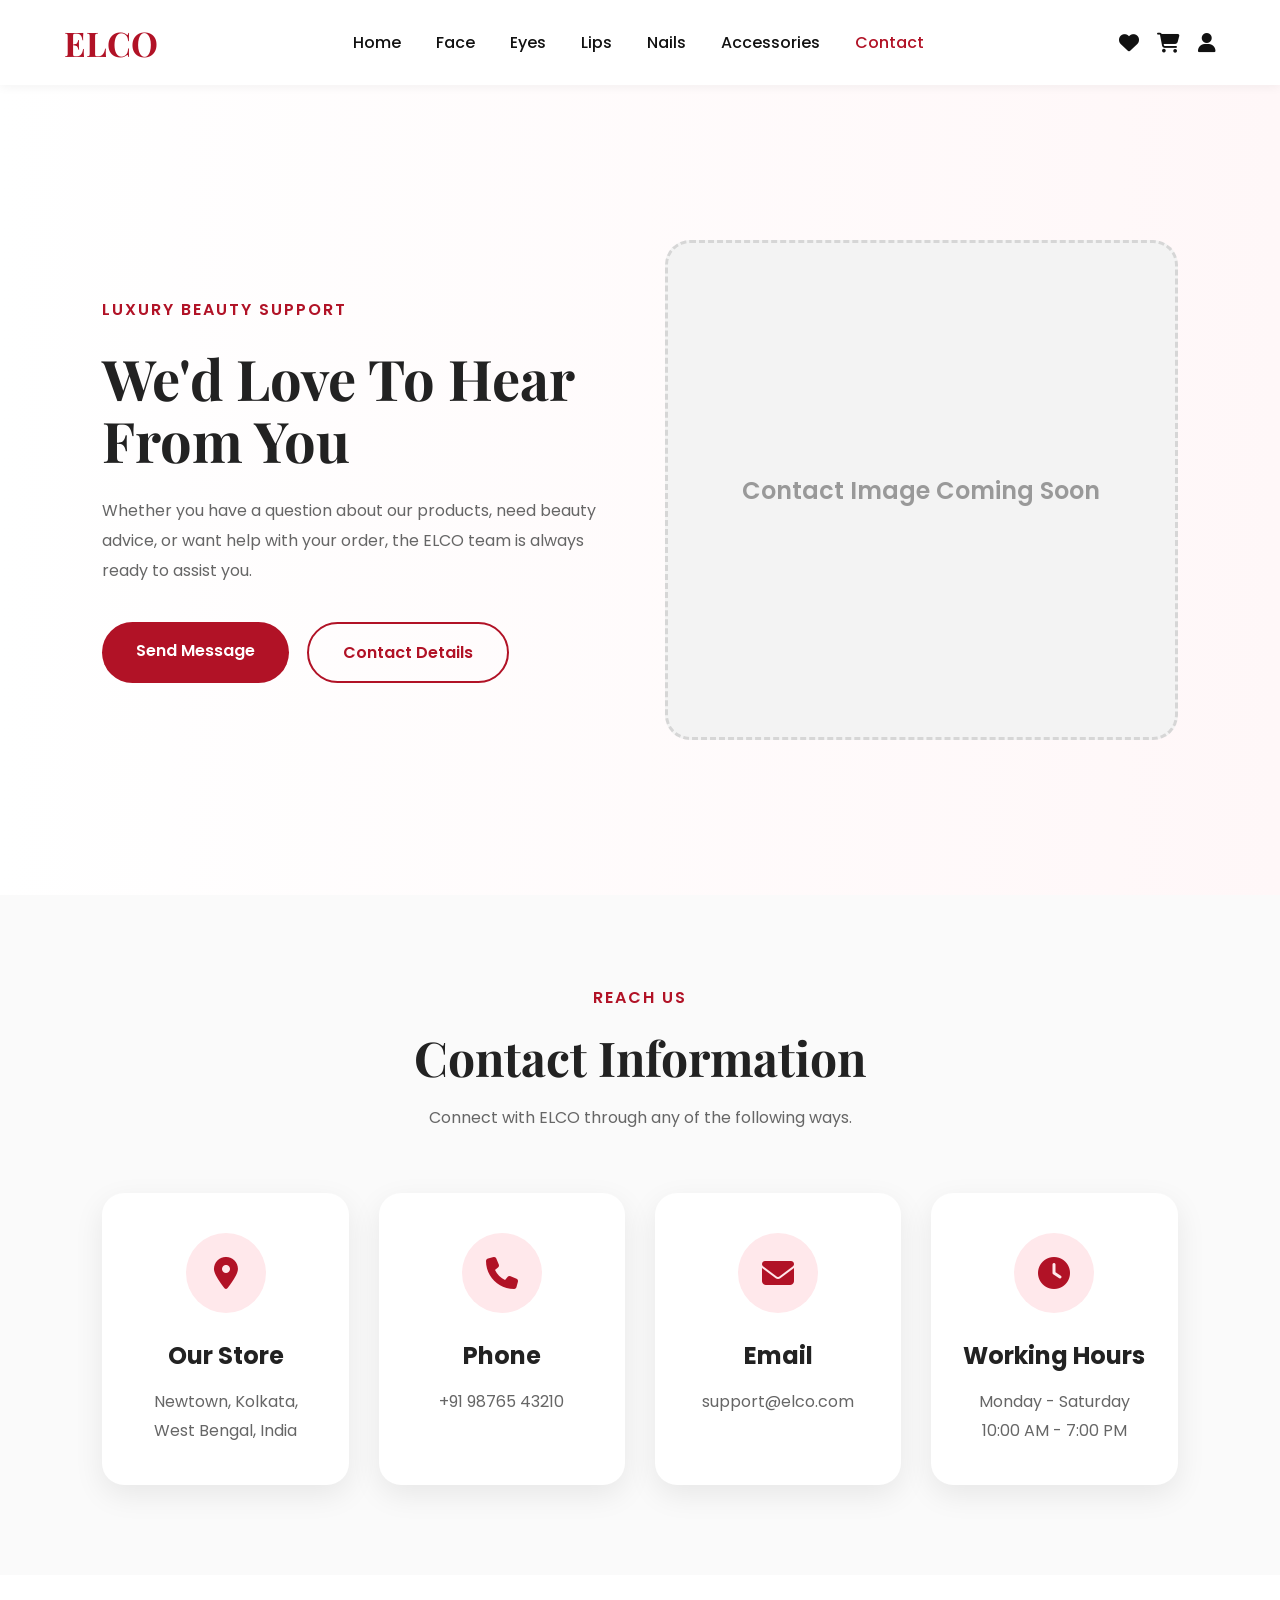
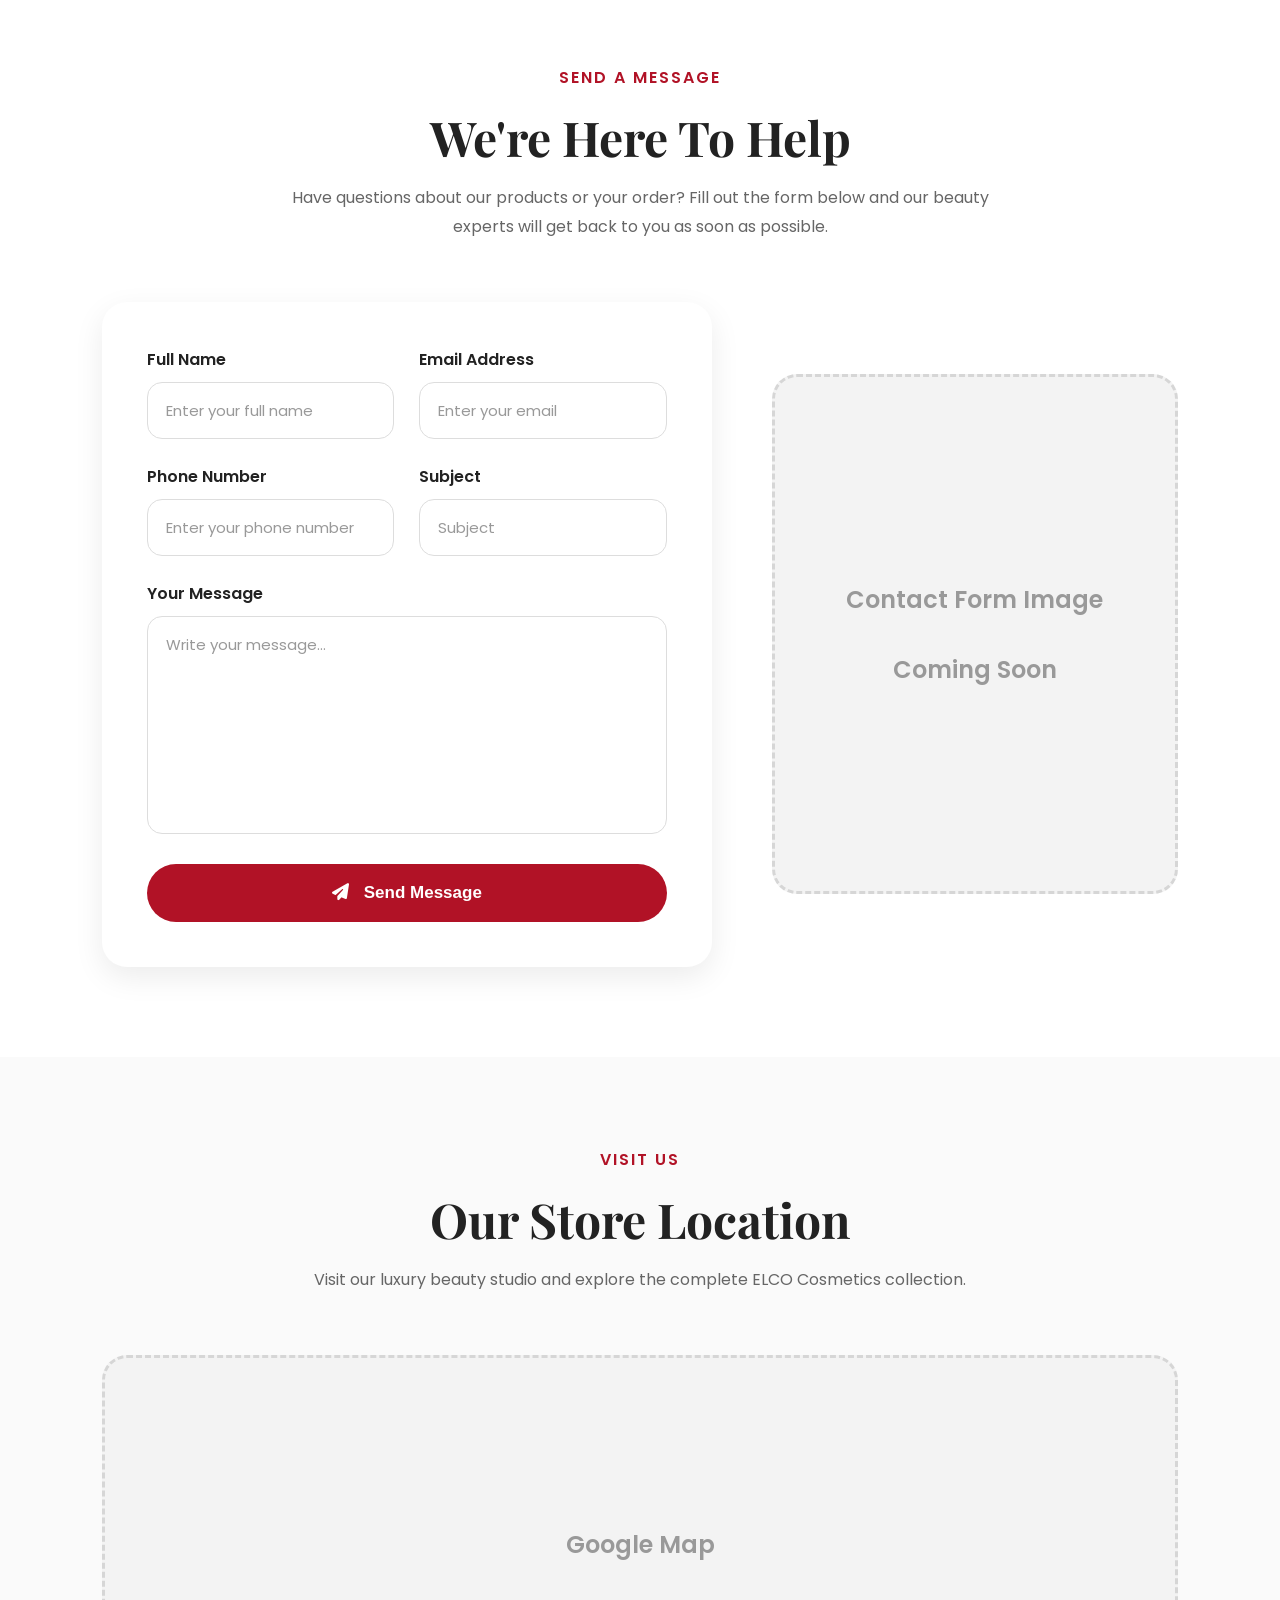
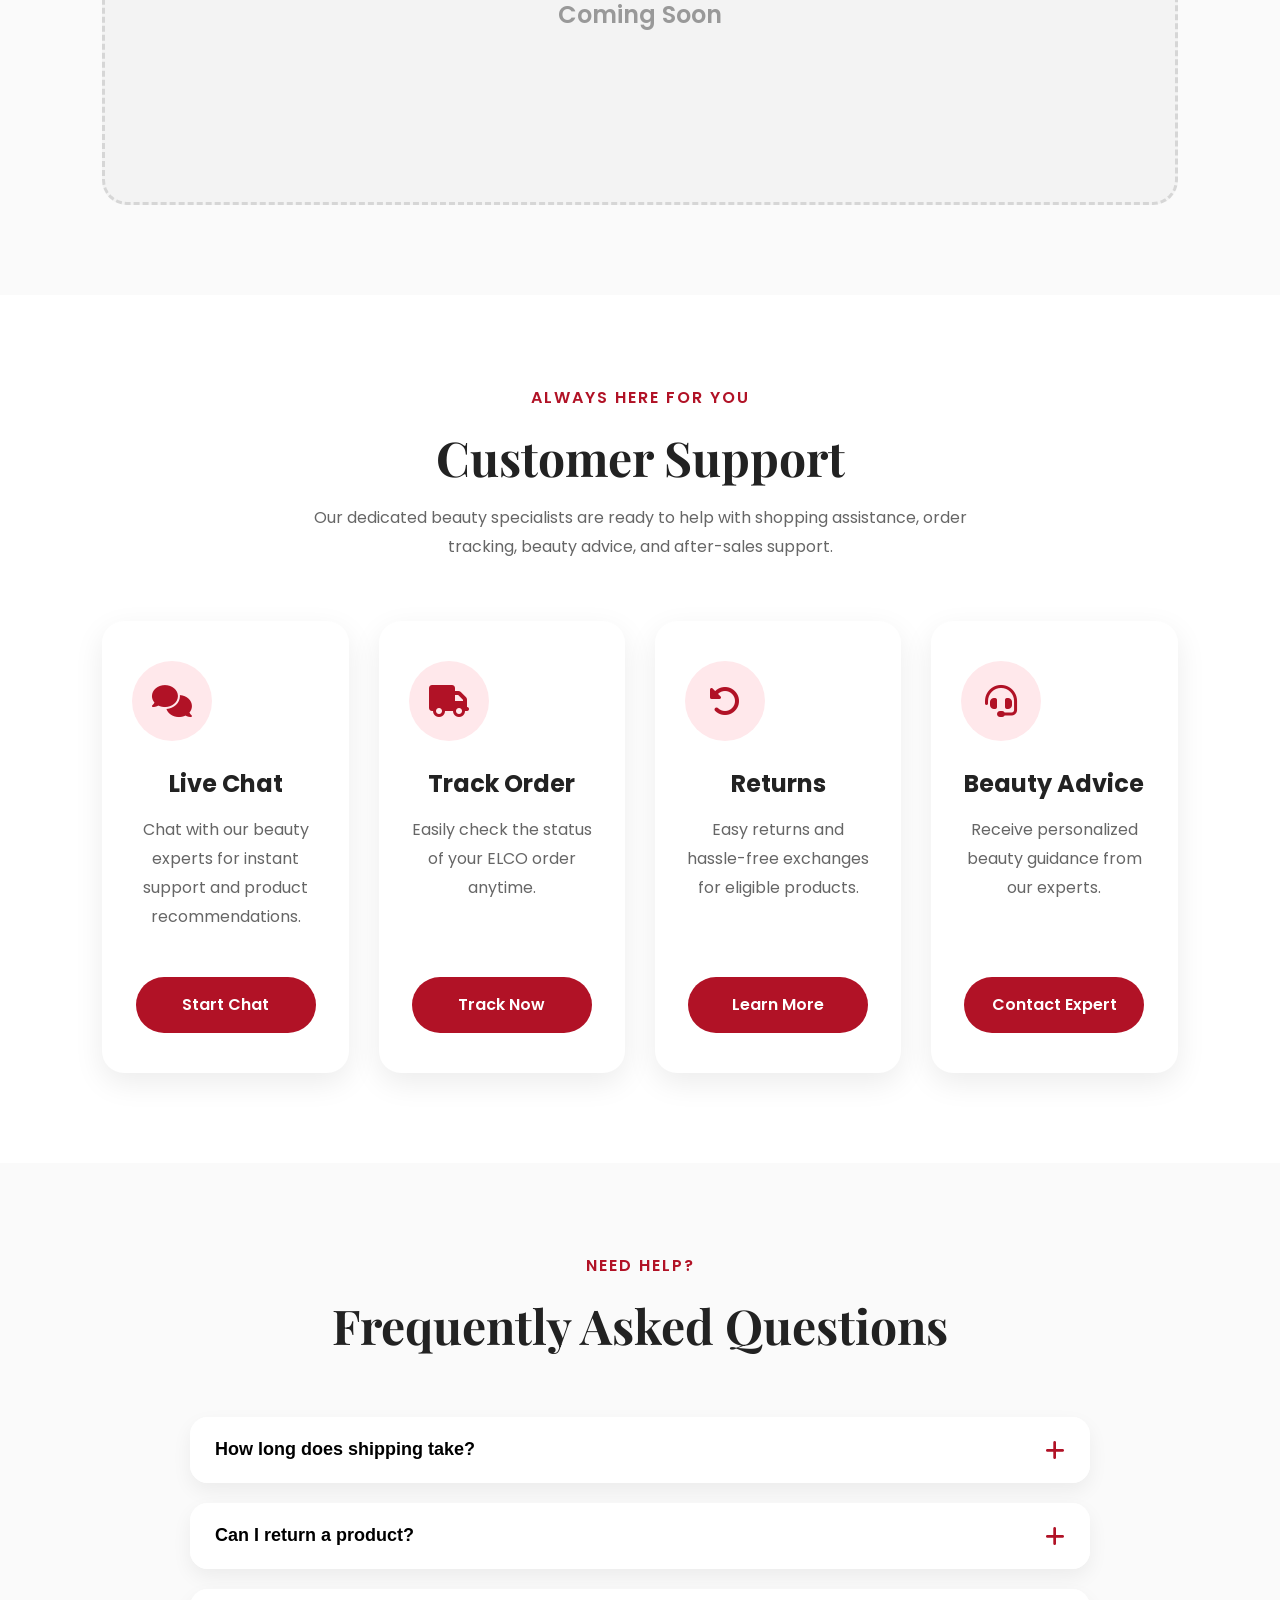
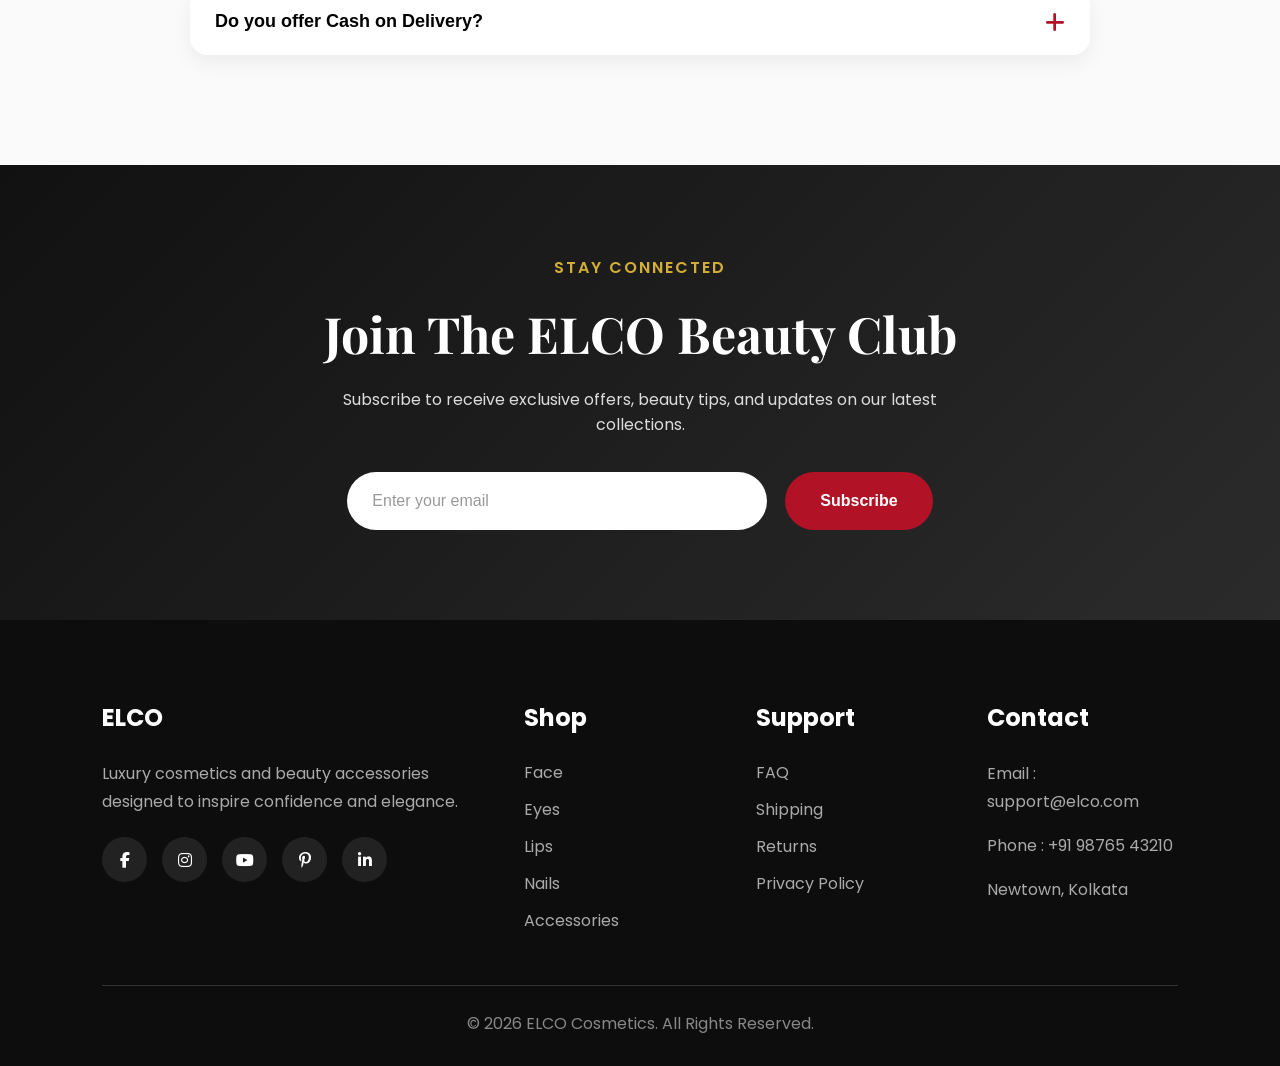
<file: Contact/contact.html>
<!DOCTYPE html>
<html lang="en">

<head>

    <meta charset="UTF-8">

    <meta name="viewport"
          content="width=device-width, initial-scale=1.0">

    <title>ELCO | Contact Us</title>

    <!-- Font Awesome -->

    <link rel="stylesheet"
    href="https://cdnjs.cloudflare.com/ajax/libs/font-awesome/6.6.0/css/all.min.css">

    <!-- Google Fonts -->

    <link rel="preconnect"
    href="https://fonts.googleapis.com">

    <link rel="preconnect"
    href="https://fonts.gstatic.com"
    crossorigin>

    <link href="https://fonts.googleapis.com/css2?family=Playfair+Display:wght@500;600;700&family=Poppins:wght@300;400;500;600;700&display=swap"
    rel="stylesheet">

    <!-- CSS -->

    <link rel="stylesheet" href="contact.css">

    <link rel="stylesheet" href="responsive.css">

</head>

<body>

<!--=========================================================
                        HEADER
==========================================================-->

<header class="header">

    <nav class="navbar">

        <a href="index.html" class="logo">

            ELCO

        </a>

        <ul class="nav-links">

            <li><a href="index.html">Home</a></li>

            <li><a href="face.html">Face</a></li>

            <li><a href="eye.html">Eyes</a></li>

            <li><a href="lips.html">Lips</a></li>

            <li><a href="nails.html">Nails</a></li>

            <li><a href="accessories.html">Accessories</a></li>

            <li><a href="contact.html" class="active">Contact</a></li>

        </ul>

        <div class="nav-icons">

            <a href="#"><i class="fa-solid fa-heart"></i></a>

            <a href="#"><i class="fa-solid fa-cart-shopping"></i></a>

            <a href="#"><i class="fa-solid fa-user"></i></a>

        </div>

        <div class="menu-btn">

            <i class="fa-solid fa-bars"></i>

        </div>

    </nav>

</header>

<!--=========================================================
                        HERO
==========================================================-->

<section class="contact-hero">

    <div class="hero-content">

        <span>Luxury Beauty Support</span>

        <h1>

            We'd Love To Hear From You

        </h1>

        <p>

            Whether you have a question about our products,
            need beauty advice, or want help with your order,
            the ELCO team is always ready to assist you.

        </p>

        <div class="hero-buttons">

            <a href="#contact-form" class="primary-btn">

                Send Message

            </a>

            <a href="#contact-info" class="secondary-btn">

                Contact Details

            </a>

        </div>

    </div>

    <div class="hero-image">

        <div class="image-placeholder">

            Contact Image Coming Soon

        </div>

    </div>

</section>

<!--=========================================================
                    CONTACT INFORMATION
==========================================================-->

<section class="contact-info" id="contact-info">

    <div class="section-title">

        <span>Reach Us</span>

        <h2>Contact Information</h2>

        <p>

            Connect with ELCO through any of the following ways.

        </p>

    </div>

    <div class="contact-grid">

        <!-- Address -->

        <div class="contact-card">

            <i class="fa-solid fa-location-dot"></i>

            <h3>Our Store</h3>

            <p>

                Newtown,
                Kolkata,
                West Bengal,
                India

            </p>

        </div>

        <!-- Phone -->

        <div class="contact-card">

            <i class="fa-solid fa-phone"></i>

            <h3>Phone</h3>

            <p>

                +91 98765 43210

            </p>

        </div>

        <!-- Email -->

        <div class="contact-card">

            <i class="fa-solid fa-envelope"></i>

            <h3>Email</h3>

            <p>

                support@elco.com

            </p>

        </div>

        <!-- Hours -->

        <div class="contact-card">

            <i class="fa-solid fa-clock"></i>

            <h3>Working Hours</h3>

            <p>

                Monday - Saturday<br>

                10:00 AM - 7:00 PM

            </p>

        </div>

    </div>

</section>

<!-- ==========================================================
                    CONTACT FORM
========================================================== -->

<section class="contact-section" id="contact-form">

    <div class="section-title">

        <span>Send A Message</span>

        <h2>We're Here To Help</h2>

        <p>

            Have questions about our products or your order?
            Fill out the form below and our beauty experts will
            get back to you as soon as possible.

        </p>

    </div>

    <div class="contact-wrapper">

        <!-- Contact Form -->

        <div class="contact-form-box">

            <form class="contact-form">

                <div class="input-row">

                    <div class="input-group">

                        <label>Full Name</label>

                        <input
                        type="text"
                        placeholder="Enter your full name"
                        required>

                    </div>

                    <div class="input-group">

                        <label>Email Address</label>

                        <input
                        type="email"
                        placeholder="Enter your email"
                        required>

                    </div>

                </div>

                <div class="input-row">

                    <div class="input-group">

                        <label>Phone Number</label>

                        <input
                        type="tel"
                        placeholder="Enter your phone number">

                    </div>

                    <div class="input-group">

                        <label>Subject</label>

                        <input
                        type="text"
                        placeholder="Subject">

                    </div>

                </div>

                <div class="input-group">

                    <label>Your Message</label>

                    <textarea
                    rows="8"
                    placeholder="Write your message..."
                    required></textarea>

                </div>

                <button type="submit" class="send-btn">

                    <i class="fa-solid fa-paper-plane"></i>

                    Send Message

                </button>

            </form>

        </div>

        <!-- Contact Illustration -->

        <div class="contact-image">

            <div class="image-placeholder">

                Contact Form Image
                <br><br>

                Coming Soon

            </div>

        </div>

    </div>

</section>

<!-- ==========================================================
                    STORE LOCATION
========================================================== -->

<section class="location">

    <div class="section-title">

        <span>Visit Us</span>

        <h2>Our Store Location</h2>

        <p>

            Visit our luxury beauty studio and explore the
            complete ELCO Cosmetics collection.

        </p>

    </div>

    <div class="map-box">

        <div class="image-placeholder">

            Google Map
            <br><br>

            Coming Soon

        </div>

    </div>

</section>

<!-- ==========================================================
                    CUSTOMER SUPPORT
========================================================== -->

<section class="support">

    <div class="section-title">

        <span>Always Here For You</span>

        <h2>Customer Support</h2>

        <p>

            Our dedicated beauty specialists are ready to help
            with shopping assistance, order tracking, beauty advice,
            and after-sales support.

        </p>

    </div>

    <div class="support-grid">

        <div class="support-card">

            <i class="fa-solid fa-comments"></i>

            <h3>Live Chat</h3>

            <p>

                Chat with our beauty experts for instant support
                and product recommendations.

            </p>

            <a href="#">Start Chat</a>

        </div>

        <div class="support-card">

            <i class="fa-solid fa-truck"></i>

            <h3>Track Order</h3>

            <p>

                Easily check the status of your ELCO order
                anytime.

            </p>

            <a href="#">Track Now</a>

        </div>

        <div class="support-card">

            <i class="fa-solid fa-rotate-left"></i>

            <h3>Returns</h3>

            <p>

                Easy returns and hassle-free exchanges
                for eligible products.

            </p>

            <a href="#">Learn More</a>

        </div>

        <div class="support-card">

            <i class="fa-solid fa-headset"></i>

            <h3>Beauty Advice</h3>

            <p>

                Receive personalized beauty guidance
                from our experts.

            </p>

            <a href="#">Contact Expert</a>

        </div>

    </div>

</section>

<!-- ==========================================================
                        FAQ
========================================================== -->

<section class="faq">

    <div class="section-title">

        <span>Need Help?</span>

        <h2>Frequently Asked Questions</h2>

    </div>

    <div class="faq-container">

        <div class="faq-item">

            <button class="faq-question">

                How long does shipping take?

                <i class="fa-solid fa-plus"></i>

            </button>

            <div class="faq-answer">

                <p>

                    Most orders are delivered within
                    3–7 business days depending on
                    your location.

                </p>

            </div>

        </div>

        <div class="faq-item">

            <button class="faq-question">

                Can I return a product?

                <i class="fa-solid fa-plus"></i>

            </button>

            <div class="faq-answer">

                <p>

                    Yes. Eligible products may be returned
                    within our return policy period.

                </p>

            </div>

        </div>

        <div class="faq-item">

            <button class="faq-question">

                Do you offer Cash on Delivery?

                <i class="fa-solid fa-plus"></i>

            </button>

            <div class="faq-answer">

                <p>

                    Yes. Cash on Delivery is available
                    for selected locations.

                </p>

            </div>

        </div>

    </div>

</section>

<!-- ==========================================================
                    NEWSLETTER
========================================================== -->

<section class="newsletter">

    <div class="newsletter-content">

        <span>Stay Connected</span>

        <h2>Join The ELCO Beauty Club</h2>

        <p>

            Subscribe to receive exclusive offers,
            beauty tips, and updates on our latest
            collections.

        </p>

        <form class="newsletter-form">

            <input
            type="email"
            placeholder="Enter your email">

            <button type="submit">

                Subscribe

            </button>

        </form>

    </div>

</section>

<!-- ==========================================================
                        FOOTER
========================================================== -->

<footer class="footer">

    <div class="footer-container">

        <div class="footer-column">

            <h3>ELCO</h3>

            <p>

                Luxury cosmetics and beauty accessories
                designed to inspire confidence and elegance.

            </p>

            <div class="social-links">

                <a href="#"><i class="fab fa-facebook-f"></i></a>

                <a href="#"><i class="fab fa-instagram"></i></a>

                <a href="#"><i class="fab fa-youtube"></i></a>

                <a href="#"><i class="fab fa-pinterest-p"></i></a>

                <a href="#"><i class="fab fa-linkedin-in"></i></a>

            </div>

        </div>

        <div class="footer-column">

            <h3>Shop</h3>

            <a href="face.html">Face</a>

            <a href="eye.html">Eyes</a>

            <a href="lips.html">Lips</a>

            <a href="nails.html">Nails</a>

            <a href="accessories.html">Accessories</a>

        </div>

        <div class="footer-column">

            <h3>Support</h3>

            <a href="#">FAQ</a>

            <a href="#">Shipping</a>

            <a href="#">Returns</a>

            <a href="#">Privacy Policy</a>

        </div>

        <div class="footer-column">

            <h3>Contact</h3>

            <p>Email : support@elco.com</p>

            <p>Phone : +91 98765 43210</p>

            <p>Newtown, Kolkata</p>

        </div>

    </div>

    <div class="footer-bottom">

        <p>

            © 2026 ELCO Cosmetics. All Rights Reserved.

        </p>

    </div>

</footer>

<!--=========================================================
                    JAVASCRIPT
==========================================================-->

<script src="contact.js"></script>

</body>

</html>
</file>
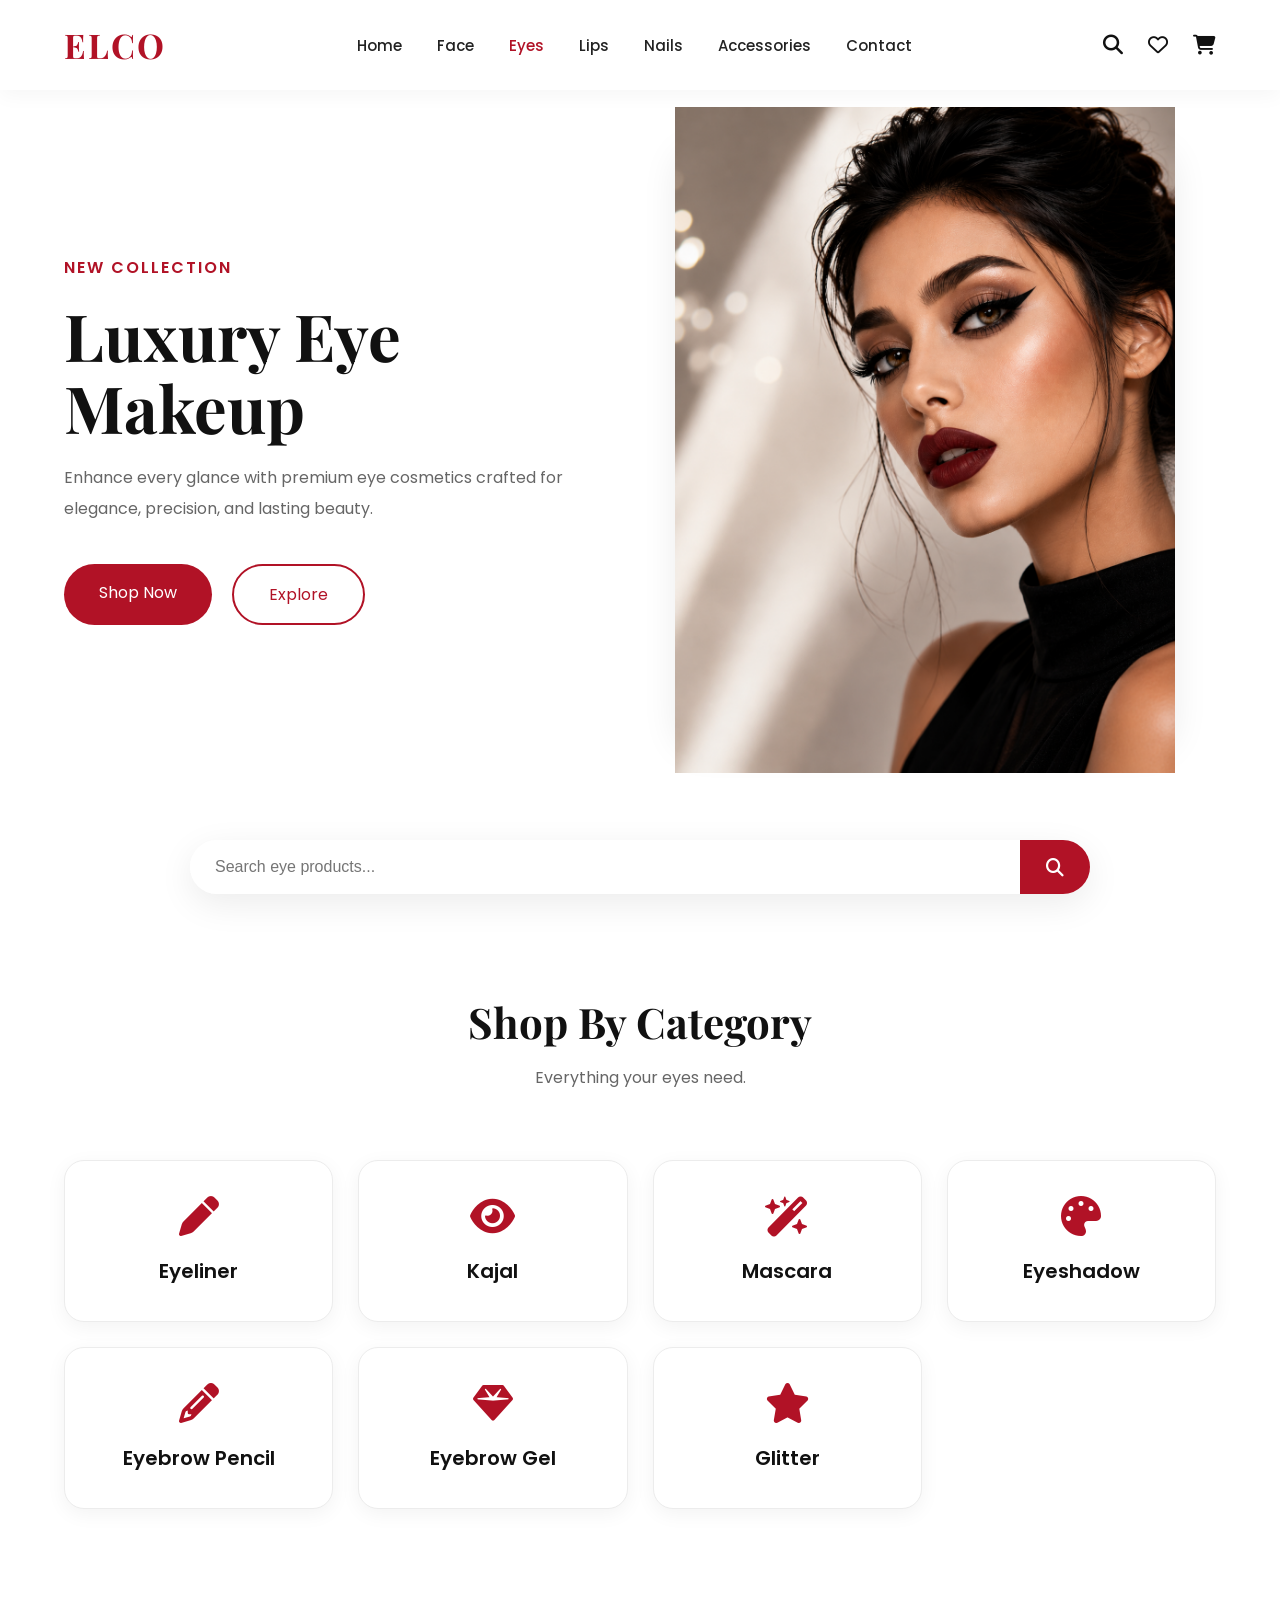
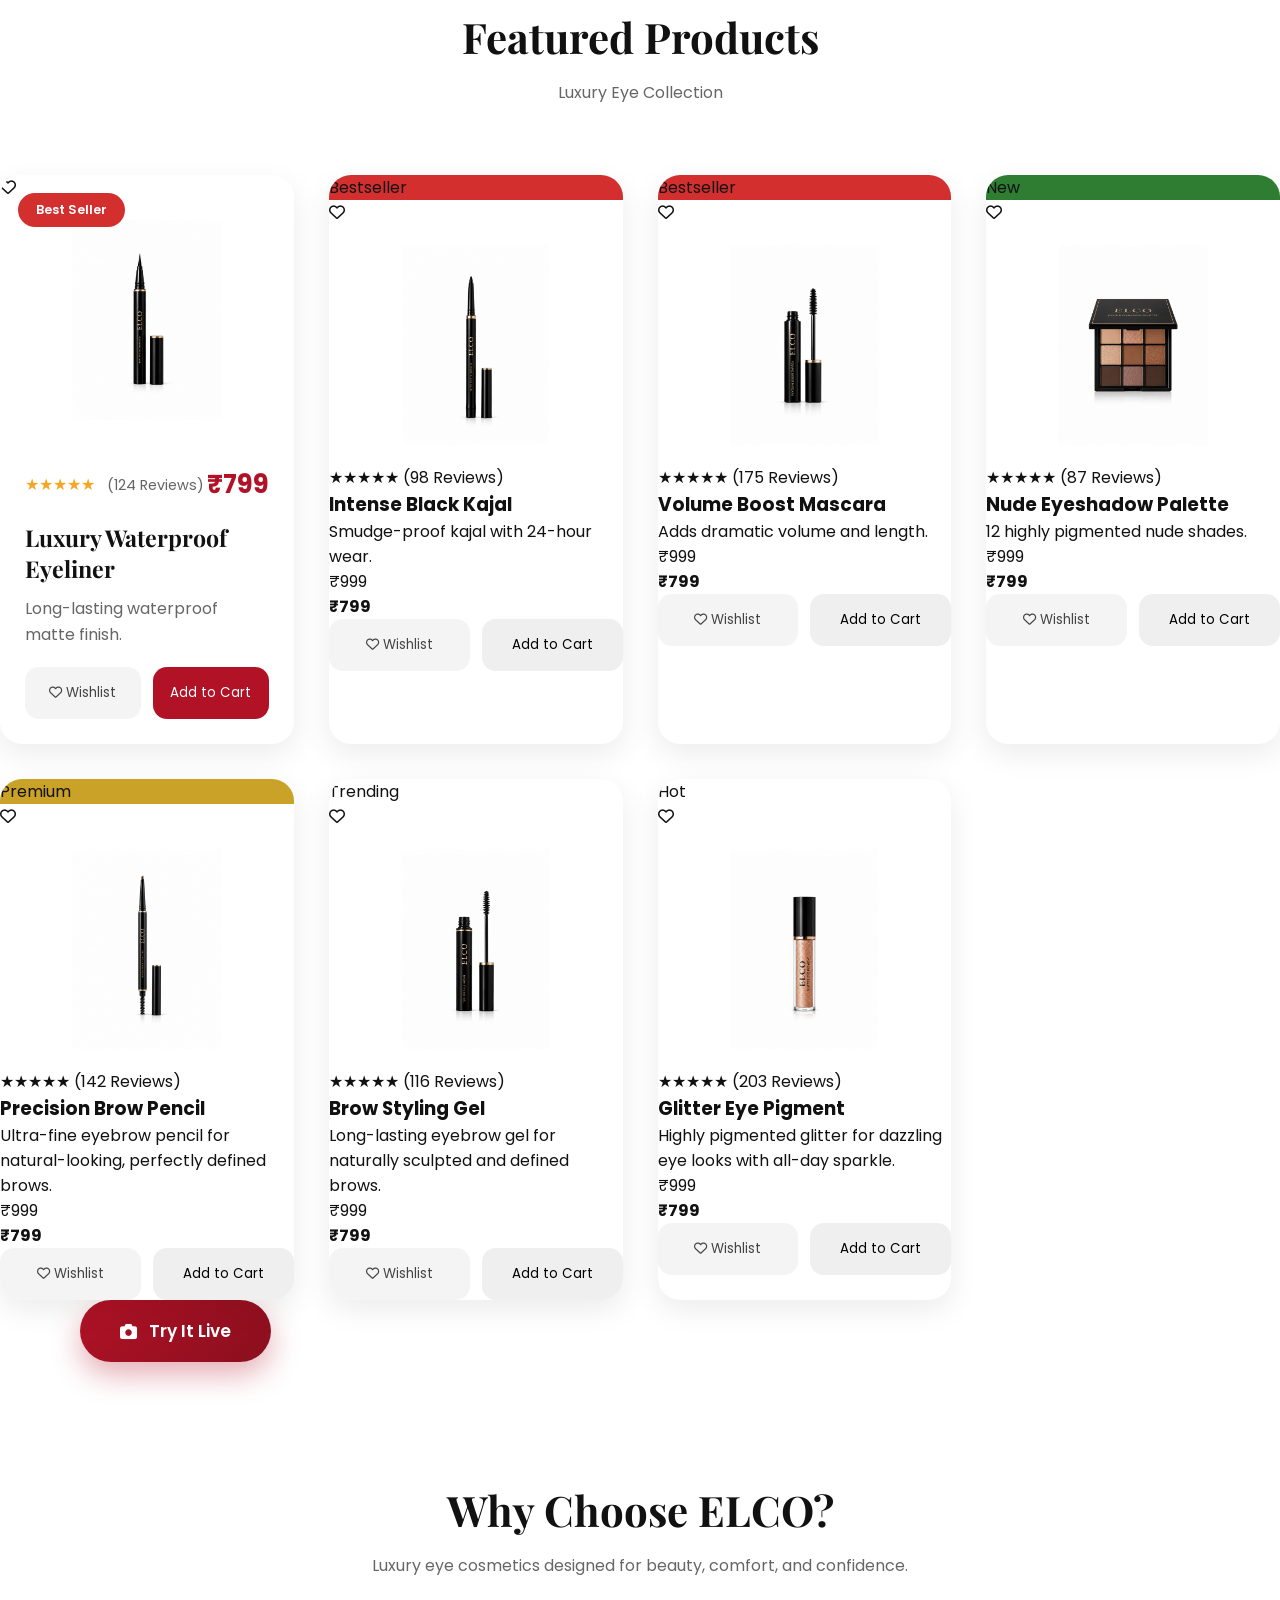
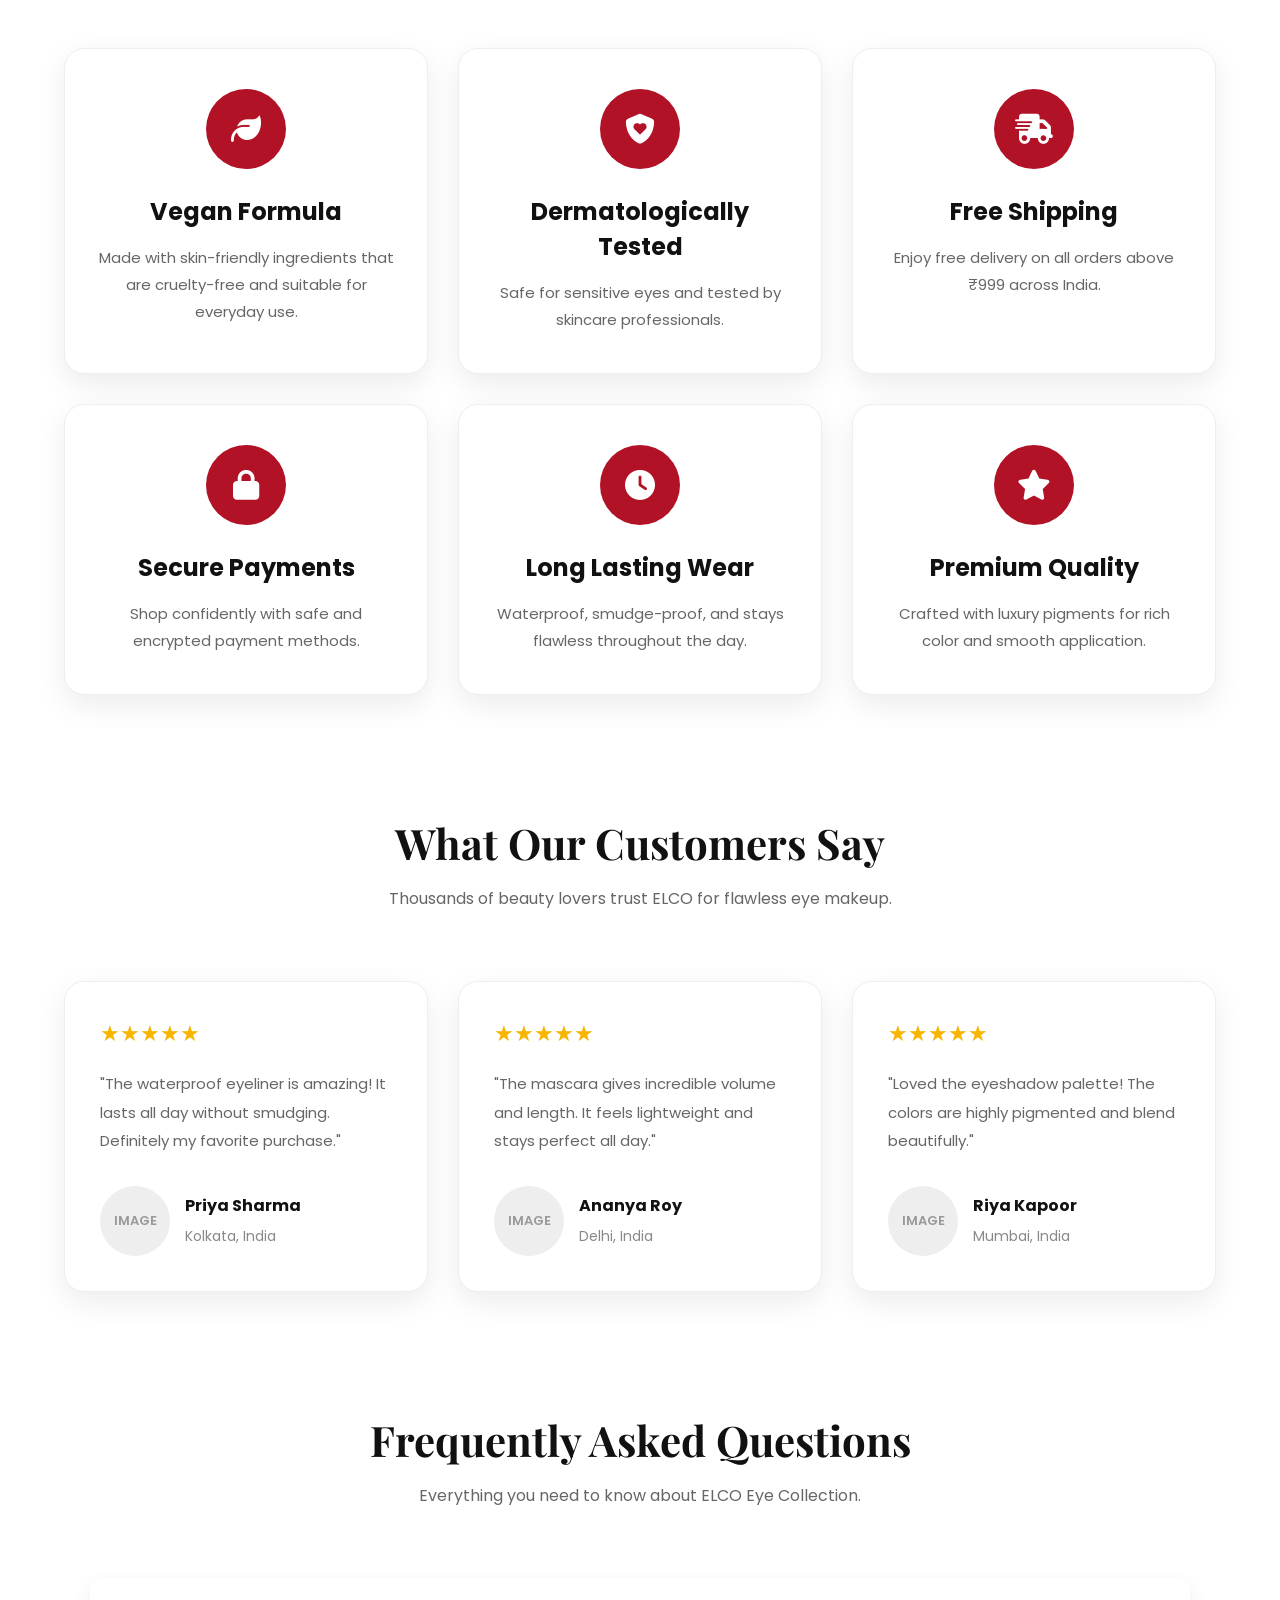
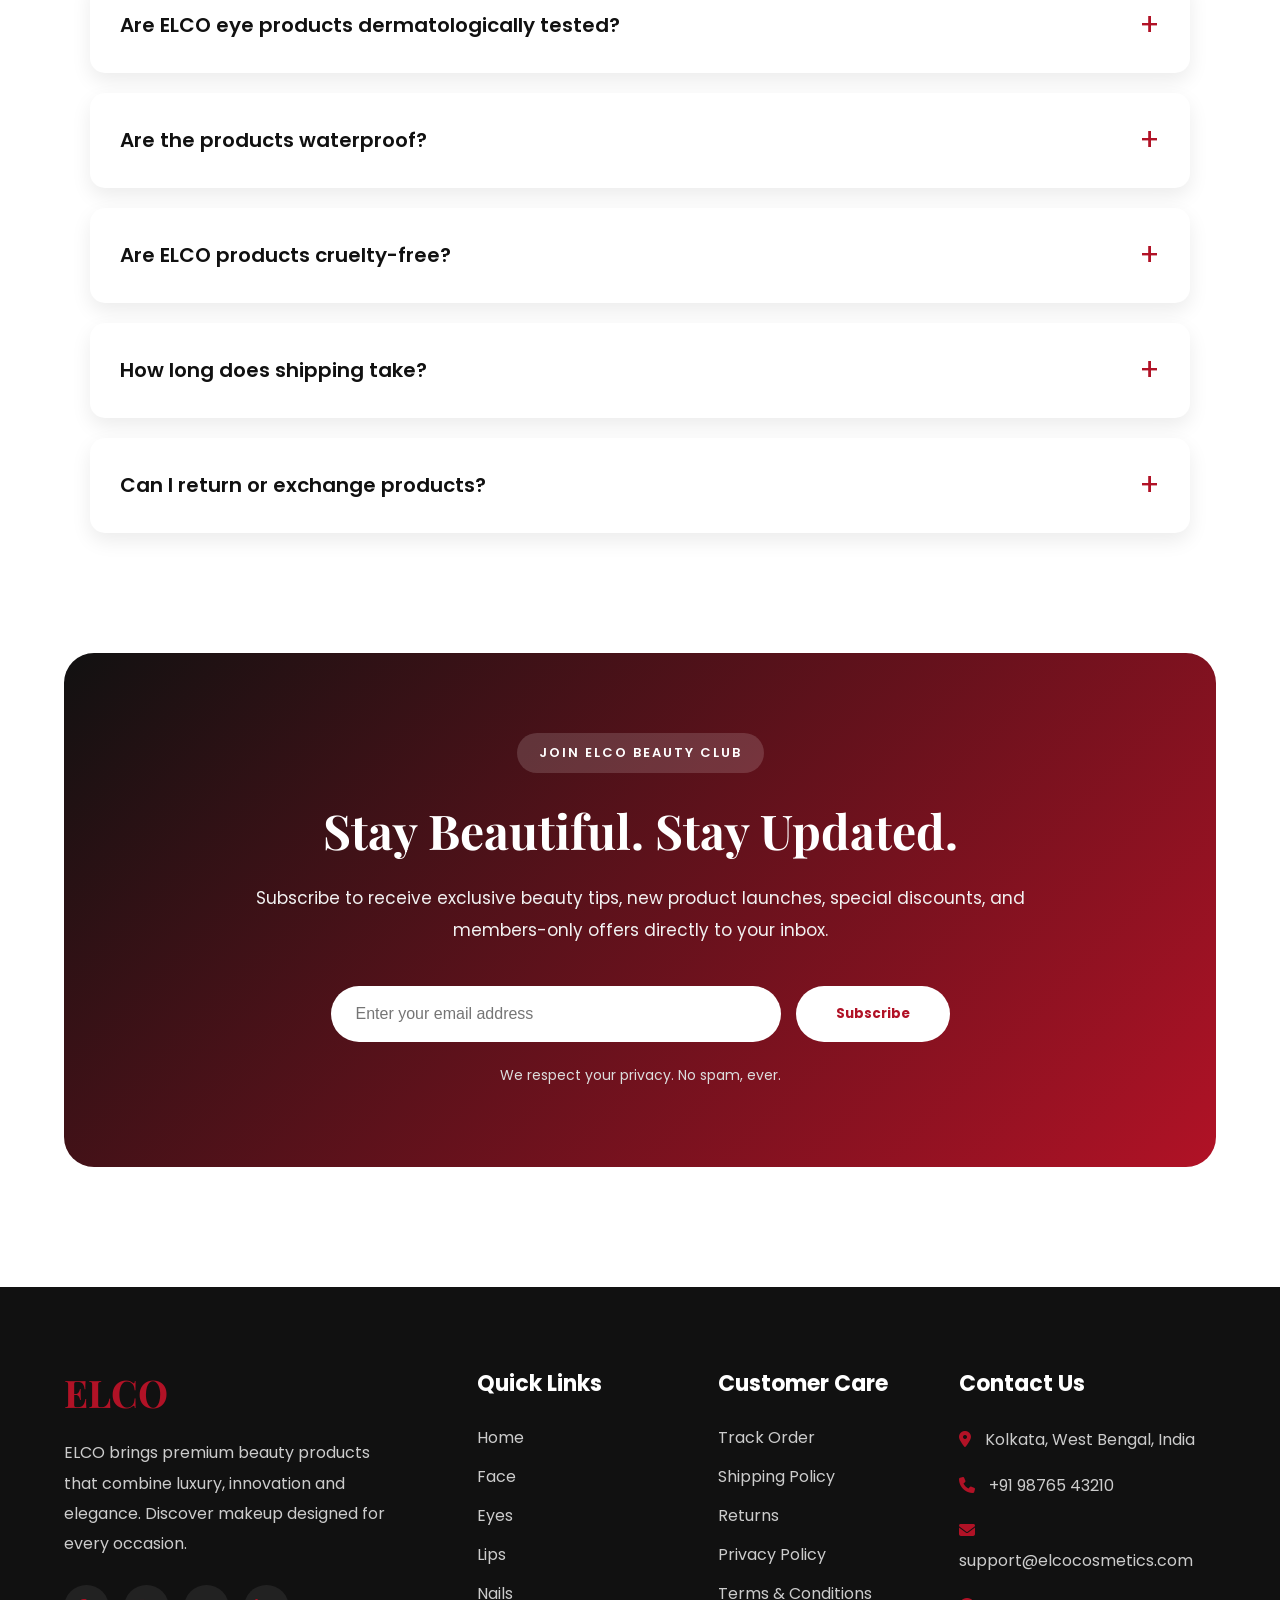
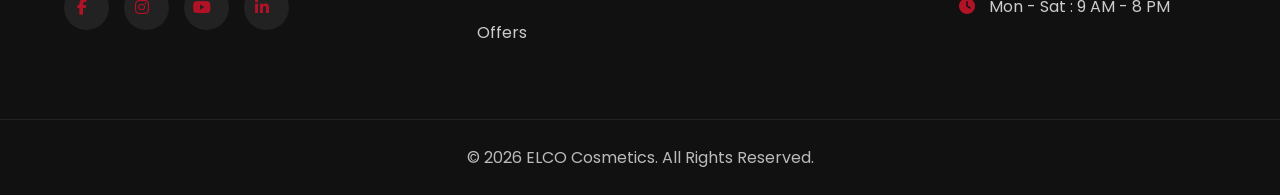
<file: Eyes/eye.html>
<!DOCTYPE html>
<html lang="en">

<head>

    <meta charset="UTF-8">
    <meta name="viewport"
          content="width=device-width, initial-scale=1.0">

    <title>ELCO | Eye Collection</title>

    <!-- Google Fonts -->

    <link href="https://fonts.googleapis.com/css2?family=Poppins:wght@300;400;500;600;700&family=Playfair+Display:wght@500;600;700&display=swap" rel="stylesheet">

    <!-- Font Awesome -->

    <link rel="stylesheet"
          href="https://cdnjs.cloudflare.com/ajax/libs/font-awesome/6.7.2/css/all.min.css">

    <!-- CSS -->

    <link rel="stylesheet" href="css/style.css">

    <link rel="stylesheet" href="css/responsive.css">

</head>

<body>

<!--=============================
        HEADER
==============================-->

<header>

<nav class="navbar">

<div class="logo">

ELCO

</div>

<ul class="nav-links">

<li><a href="#">Home</a></li>

<li><a href="#">Face</a></li>

<li><a class="active" href="#">Eyes</a></li>

<li><a href="#">Lips</a></li>

<li><a href="#">Nails</a></li>

<li><a href="#">Accessories</a></li>

<li><a href="#">Contact</a></li>

</ul>

<div class="nav-icons">

<i class="fa-solid fa-magnifying-glass"></i>

<i class="fa-regular fa-heart"></i>

<i class="fa-solid fa-cart-shopping"></i>

<i class="fa-solid fa-bars menu-btn"></i>

</div>

</nav>

</header>

<!--=============================
        HERO
==============================-->

<section class="hero">

<div class="hero-content">

<span class="hero-tag">

NEW COLLECTION

</span>

<h1>

Luxury Eye Makeup

</h1>

<p>

Enhance every glance with premium eye cosmetics crafted for elegance, precision, and lasting beauty.

</p>

<div class="hero-btns">

<a href="#" class="btn-primary">

Shop Now

</a>

<a href="#" class="btn-outline">

Explore

</a>

</div>

</div>

<div class="hero-image">

<div class="image-placeholder">

<img src="images/Eye1.png">
</div>

</div>

</section>

<!--=============================
      SEARCH
==============================-->

<section class="search-section">

<div class="search-box">

<input
type="text"
placeholder="Search eye products...">

<button>

<i class="fa-solid fa-magnifying-glass"></i>

</button>

</div>

</section>

<!--=============================
    SHOP BY CATEGORY
==============================-->

<section class="categories">

<div class="section-title">

<h2>

Shop By Category

</h2>

<p>

Everything your eyes need.

</p>

</div>

<div class="category-grid">

<div class="category-card">

<i class="fa-solid fa-pen"></i>

<h3>Eyeliner</h3>

</div>

<div class="category-card">

<i class="fa-solid fa-eye"></i>

<h3>Kajal</h3>

</div>

<div class="category-card">

<i class="fa-solid fa-wand-magic-sparkles"></i>

<h3>Mascara</h3>

</div>

<div class="category-card">

<i class="fa-solid fa-palette"></i>

<h3>Eyeshadow</h3>

</div>

<div class="category-card">

<i class="fa-solid fa-pencil"></i>

<h3>Eyebrow Pencil</h3>

</div>

<div class="category-card">

<i class="fa-solid fa-gem"></i>

<h3>Eyebrow Gel</h3>

</div>

<div class="category-card">

<i class="fa-solid fa-star"></i>

<h3>Glitter</h3>

</div>

</div>

</section>



<!--=============================
    FEATURED PRODUCTS
==============================-->

<section class="products">

    <div class="section-title">

        <h2>Featured Products</h2>

        <p>Luxury Eye Collection</p>

    </div>

    <div class="product-grid">

    <!-- Product 1 -->

    <div class="product-card">

    <div class="badge bestseller">
        Best Seller
    </div>

    <div class="wishlist-btn">
        <i class="fa-regular fa-heart"></i>
    </div>

    <div class="product-image">
        <img src="images/Eye2.png" alt="Luxury Waterproof Eyeliner">
    </div>

    <div class="product-info">

        <div class="product-meta">

            <div class="rating">
                ★★★★★
                <span>(124 Reviews)</span>
            </div>

            <div class="price">
                ₹799
            </div>

        </div>

        <h3>Luxury Waterproof Eyeliner</h3>

        <p>
            Long-lasting waterproof matte finish.
        </p>

        <div class="product-buttons">

            <button class="wishlist">
                <i class="fa-regular fa-heart"></i>
                Wishlist
            </button>

            <button class="cart">
                Add to Cart
            </button>

        </div>

    </div>

</div>
        
<!-- Product 2 -->


<div class="product-card">

    <div class="product-badge bestseller">
        Bestseller
    </div>

    <div class="wishlist-btn">
        <i class="fa-regular fa-heart"></i>
    </div>

    <div class="product-image">
        <img src="images/Eye3.png">
    </div>

    <div class="product-details">

        <div class="product-rating">
            ★★★★★
            <span>(98 Reviews)</span>
        </div>

        <h3>Intense Black Kajal</h3>

        <p class="product-desc">
            Smudge-proof kajal with 24-hour wear.
        </p>

        <div class="shade-list">
            <span class="shade black"></span>
        </div>

        <div class="price-cart">
    <div>
        <span class="old-price">₹999</span>
        <h4>₹799</h4>
    </div>
</div>

<div class="product-buttons">
    <button class="wishlist">
        <i class="fa-regular fa-heart"></i> Wishlist
    </button>

    <button class="cart-btn">
        Add to Cart
    </button>
</div>

    </div>

</div>
        
<!-- Product 3 -->

<div class="product-card">

    <div class="product-badge bestseller">
        Bestseller
    </div>

    <div class="wishlist-btn">
        <i class="fa-regular fa-heart"></i>
    </div>

    <div class="product-image">
        <img src="images/Eye4.png">
    </div>

    <div class="product-details">

        <div class="product-rating">
            ★★★★★
            <span>(175 Reviews)</span>
        </div>

        <h3>Volume Boost Mascara</h3>

        <p class="product-desc">
            Adds dramatic volume and length.
        </p>

        <div class="shade-list">
            <span class="shade black"></span>
        </div>

        <div class="price-cart">
    <div>
        <span class="old-price">₹999</span>
        <h4>₹799</h4>
    </div>
</div>

<div class="product-buttons">
    <button class="wishlist">
        <i class="fa-regular fa-heart"></i> Wishlist
    </button>

    <button class="cart-btn">
        Add to Cart
    </button>
</div>

    </div>

</div>
        
<!-- Product 4 -->

<div class="product-card">

    <div class="product-badge new">
        New
    </div>

    <div class="wishlist-btn">
        <i class="fa-regular fa-heart"></i>
    </div>

    <div class="product-image">
         <img src="images/Eye5.png">
    </div>

    <div class="product-details">

        <div class="product-rating">
            ★★★★★
            <span>(87 Reviews)</span>
        </div>

        <h3>Nude Eyeshadow Palette</h3>

        <p class="product-desc">
            12 highly pigmented nude shades.
        </p>

        <div class="shade-list">
            <span class="shade brown"></span>
            <span class="shade black"></span>
        </div>

        <div class="price-cart">
    <div>
        <span class="old-price">₹999</span>
        <h4>₹799</h4>
    </div>
</div>

<div class="product-buttons">
    <button class="wishlist">
        <i class="fa-regular fa-heart"></i> Wishlist
    </button>

    <button class="cart-btn">
        Add to Cart
    </button>
</div>

    </div>

</div>

<!-- Product 5 -->

<div class="product-card">

    <div class="product-badge premium">
        Premium
    </div>

    <div class="wishlist-btn">
        <i class="fa-regular fa-heart"></i>
    </div>

    <div class="product-image">
        <img src="images/Eye6.png">
    </div>

    <div class="product-details">

        <div class="product-rating">
            ★★★★★
            <span>(142 Reviews)</span>
        </div>

        <h3>Precision Brow Pencil</h3>

        <p class="product-desc">
            Ultra-fine eyebrow pencil for natural-looking, perfectly defined brows.
        </p>

        <div class="shade-list">

            <span class="shade black"></span>
            <span class="shade brown"></span>

        </div>

        <div class="price-cart">
    <div>
        <span class="old-price">₹999</span>
        <h4>₹799</h4>
    </div>
</div>

<div class="product-buttons">
    <button class="wishlist">
        <i class="fa-regular fa-heart"></i> Wishlist
    </button>

    <button class="cart-btn">
        Add to Cart
    </button>
</div>

    </div>

</div>

<!-- Product 6 -->

<div class="product-card">

    <div class="product-badge trending">
        Trending
    </div>

    <div class="wishlist-btn">
        <i class="fa-regular fa-heart"></i>
    </div>

    <div class="product-image">
        <img src="images/Eye7.png">
    </div>

    <div class="product-details">

        <div class="product-rating">
            ★★★★★
            <span>(116 Reviews)</span>
        </div>

        <h3>Brow Styling Gel</h3>

        <p class="product-desc">
            Long-lasting eyebrow gel for naturally sculpted and defined brows.
        </p>

        <div class="shade-list">
            <span class="shade black"></span>
            <span class="shade brown"></span>
        </div>

        <div class="price-cart">
    <div>
        <span class="old-price">₹999</span>
        <h4>₹799</h4>
    </div>
</div>

<div class="product-buttons">
    <button class="wishlist">
        <i class="fa-regular fa-heart"></i> Wishlist
    </button>

    <button class="cart-btn">
        Add to Cart
    </button>
</div>

    </div>

</div>

<!-- Product 7 -->

<div class="product-card">

    <div class="product-badge hot">
        Hot
    </div>

    <div class="wishlist-btn">
        <i class="fa-regular fa-heart"></i>
    </div>

    <div class="product-image">
        <img src="images/Eye8.png">
    </div>

    <div class="product-details">

        <div class="product-rating">
            ★★★★★
            <span>(203 Reviews)</span>
        </div>

        <h3>Glitter Eye Pigment</h3>

        <p class="product-desc">
            Highly pigmented glitter for dazzling eye looks with all-day sparkle.
        </p>

        <div class="shade-list">
            <span class="shade brown"></span>
            <span class="shade blue"></span>
        </div>

        <div class="price-cart">
    <div>
        <span class="old-price">₹999</span>
        <h4>₹799</h4>
    </div>
</div>

<div class="product-buttons">
    <button class="wishlist">
        <i class="fa-regular fa-heart"></i> Wishlist
    </button>

    <button class="cart-btn">
        Add to Cart
    </button>
</div>

    </div>

</div>

</div> <!-- product-grid -->
</section>


<a href="virtual.html" class="try-live-btn">
    <i class="fa-solid fa-camera"></i>
    Try It Live
</a>



<!--=========================================
            WHY CHOOSE ELCO
==========================================-->

<section class="why-elco">

    <div class="section-title">

        <h2>Why Choose ELCO?</h2>

        <p>
            Luxury eye cosmetics designed for beauty, comfort, and confidence.
        </p>

    </div>

    <div class="why-grid">

        <div class="why-card">

            <div class="why-icon">
                <i class="fa-solid fa-leaf"></i>
            </div>

            <h3>Vegan Formula</h3>

            <p>
                Made with skin-friendly ingredients that are cruelty-free and suitable for everyday use.
            </p>

        </div>

        <div class="why-card">

            <div class="why-icon">
                <i class="fa-solid fa-shield-heart"></i>
            </div>

            <h3>Dermatologically Tested</h3>

            <p>
                Safe for sensitive eyes and tested by skincare professionals.
            </p>

        </div>

        <div class="why-card">

            <div class="why-icon">
                <i class="fa-solid fa-truck-fast"></i>
            </div>

            <h3>Free Shipping</h3>

            <p>
                Enjoy free delivery on all orders above ₹999 across India.
            </p>

        </div>

        <div class="why-card">

            <div class="why-icon">
                <i class="fa-solid fa-lock"></i>
            </div>

            <h3>Secure Payments</h3>

            <p>
                Shop confidently with safe and encrypted payment methods.
            </p>

        </div>

        <div class="why-card">

            <div class="why-icon">
                <i class="fa-solid fa-clock"></i>
            </div>

            <h3>Long Lasting Wear</h3>

            <p>
                Waterproof, smudge-proof, and stays flawless throughout the day.
            </p>

        </div>

        <div class="why-card">

            <div class="why-icon">
                <i class="fa-solid fa-star"></i>
            </div>

            <h3>Premium Quality</h3>

            <p>
                Crafted with luxury pigments for rich color and smooth application.
            </p>

        </div>

    </div>

</section>



<!--=========================================
            CUSTOMER REVIEWS
==========================================-->

<section class="reviews">

    <div class="section-title">

        <h2>What Our Customers Say</h2>

        <p>
            Thousands of beauty lovers trust ELCO for flawless eye makeup.
        </p>

    </div>

    <div class="review-grid">

        <!-- Review 1 -->

        <div class="review-card">

            <div class="stars">
                ★★★★★
            </div>

            <p class="review-text">
                "The waterproof eyeliner is amazing! It lasts all day without smudging. Definitely my favorite purchase."
            </p>

            <div class="review-user">

                <div class="user-image">
                    IMAGE
                </div>

                <div>

                    <h4>Priya Sharma</h4>

                    <span>Kolkata, India</span>

                </div>

            </div>

        </div>

        <!-- Review 2 -->

        <div class="review-card">

            <div class="stars">
                ★★★★★
            </div>

            <p class="review-text">
                "The mascara gives incredible volume and length. It feels lightweight and stays perfect all day."
            </p>

            <div class="review-user">

                <div class="user-image">
                    IMAGE
                </div>

                <div>

                    <h4>Ananya Roy</h4>

                    <span>Delhi, India</span>

                </div>

            </div>

        </div>

        <!-- Review 3 -->

        <div class="review-card">

            <div class="stars">
                ★★★★★
            </div>

            <p class="review-text">
                "Loved the eyeshadow palette! The colors are highly pigmented and blend beautifully."
            </p>

            <div class="review-user">

                <div class="user-image">
                    IMAGE
                </div>

                <div>

                    <h4>Riya Kapoor</h4>

                    <span>Mumbai, India</span>

                </div>

            </div>

        </div>

    </div>

</section>

<!--=========================================
                FAQ SECTION
==========================================-->

<section class="faq">

    <div class="section-title">

        <h2>Frequently Asked Questions</h2>

        <p>
            Everything you need to know about ELCO Eye Collection.
        </p>

    </div>

    <div class="faq-container">

        <div class="faq-item">

            <div class="faq-question">

                <h3>Are ELCO eye products dermatologically tested?</h3>

                <span>+</span>

            </div>

            <div class="faq-answer">

                <p>
                    Yes. All ELCO eye cosmetics are dermatologically and ophthalmologically tested to ensure they are safe for everyday use.
                </p>

            </div>

        </div>

        <div class="faq-item">

            <div class="faq-question">

                <h3>Are the products waterproof?</h3>

                <span>+</span>

            </div>

            <div class="faq-answer">

                <p>
                    Our waterproof eyeliner, kajal and mascara are specially designed to resist water, sweat and humidity for long-lasting wear.
                </p>

            </div>

        </div>

        <div class="faq-item">

            <div class="faq-question">

                <h3>Are ELCO products cruelty-free?</h3>

                <span>+</span>

            </div>

            <div class="faq-answer">

                <p>
                    Absolutely. ELCO does not test any of its cosmetic products on animals.
                </p>

            </div>

        </div>

        <div class="faq-item">

            <div class="faq-question">

                <h3>How long does shipping take?</h3>

                <span>+</span>

            </div>

            <div class="faq-answer">

                <p>
                    Orders are usually delivered within 3–7 business days depending on your location.
                </p>

            </div>

        </div>

        <div class="faq-item">

            <div class="faq-question">

                <h3>Can I return or exchange products?</h3>

                <span>+</span>

            </div>

            <div class="faq-answer">

                <p>
                    Yes. Products can be returned or exchanged according to our return policy if they meet the eligibility criteria.
                </p>

            </div>

        </div>

    </div>

</section>

<!--=========================================
            NEWSLETTER SECTION
==========================================-->

<section class="newsletter">

    <div class="newsletter-content">

        <span class="newsletter-tag">
            JOIN ELCO BEAUTY CLUB
        </span>

        <h2>
            Stay Beautiful. Stay Updated.
        </h2>

        <p>
            Subscribe to receive exclusive beauty tips, new product launches,
            special discounts, and members-only offers directly to your inbox.
        </p>

        <form class="newsletter-form">

            <input
                type="email"
                placeholder="Enter your email address"
                required>

            <button type="submit">

                Subscribe

            </button>

        </form>

        <small>
            We respect your privacy. No spam, ever.
        </small>

    </div>

</section>

<!--=========================================
                FOOTER
==========================================-->

<footer class="footer">

    <div class="footer-container">

        <!-- Company -->

        <div class="footer-column">

            <h2 class="footer-logo">
                ELCO
            </h2>

            <p>
                ELCO brings premium beauty products that combine luxury,
                innovation and elegance. Discover makeup designed for every
                occasion.
            </p>

            <div class="footer-social">

                <a href="#"><i class="fab fa-facebook-f"></i></a>

                <a href="#"><i class="fab fa-instagram"></i></a>

                <a href="#"><i class="fab fa-youtube"></i></a>

                <a href="#"><i class="fab fa-linkedin-in"></i></a>

            </div>

        </div>

        <!-- Quick Links -->

        <div class="footer-column">

            <h3>Quick Links</h3>

            <ul>

                <li><a href="#">Home</a></li>

                <li><a href="#">Face</a></li>

                <li><a href="#">Eyes</a></li>

                <li><a href="#">Lips</a></li>

                <li><a href="#">Nails</a></li>

                <li><a href="#">Offers</a></li>

            </ul>

        </div>

        <!-- Customer Care -->

        <div class="footer-column">

            <h3>Customer Care</h3>

            <ul>

                <li><a href="#">Track Order</a></li>

                <li><a href="#">Shipping Policy</a></li>

                <li><a href="#">Returns</a></li>

                <li><a href="#">Privacy Policy</a></li>

                <li><a href="#">Terms & Conditions</a></li>

            </ul>

        </div>

        <!-- Contact -->

        <div class="footer-column">

            <h3>Contact Us</h3>

            <p>

                <i class="fa-solid fa-location-dot"></i>

                Kolkata, West Bengal, India

            </p>

            <p>

                <i class="fa-solid fa-phone"></i>

                +91 98765 43210

            </p>

            <p>

                <i class="fa-solid fa-envelope"></i>

                support@elcocosmetics.com

            </p>

            <p>

                <i class="fa-solid fa-clock"></i>

                Mon - Sat : 9 AM - 8 PM

            </p>

        </div>

    </div>

    <div class="footer-bottom">

        <p>

            © 2026 ELCO Cosmetics. All Rights Reserved.

        </p>

    </div>

</footer>

<script src="js/script.js"></script>

</body>
</html>
</file>
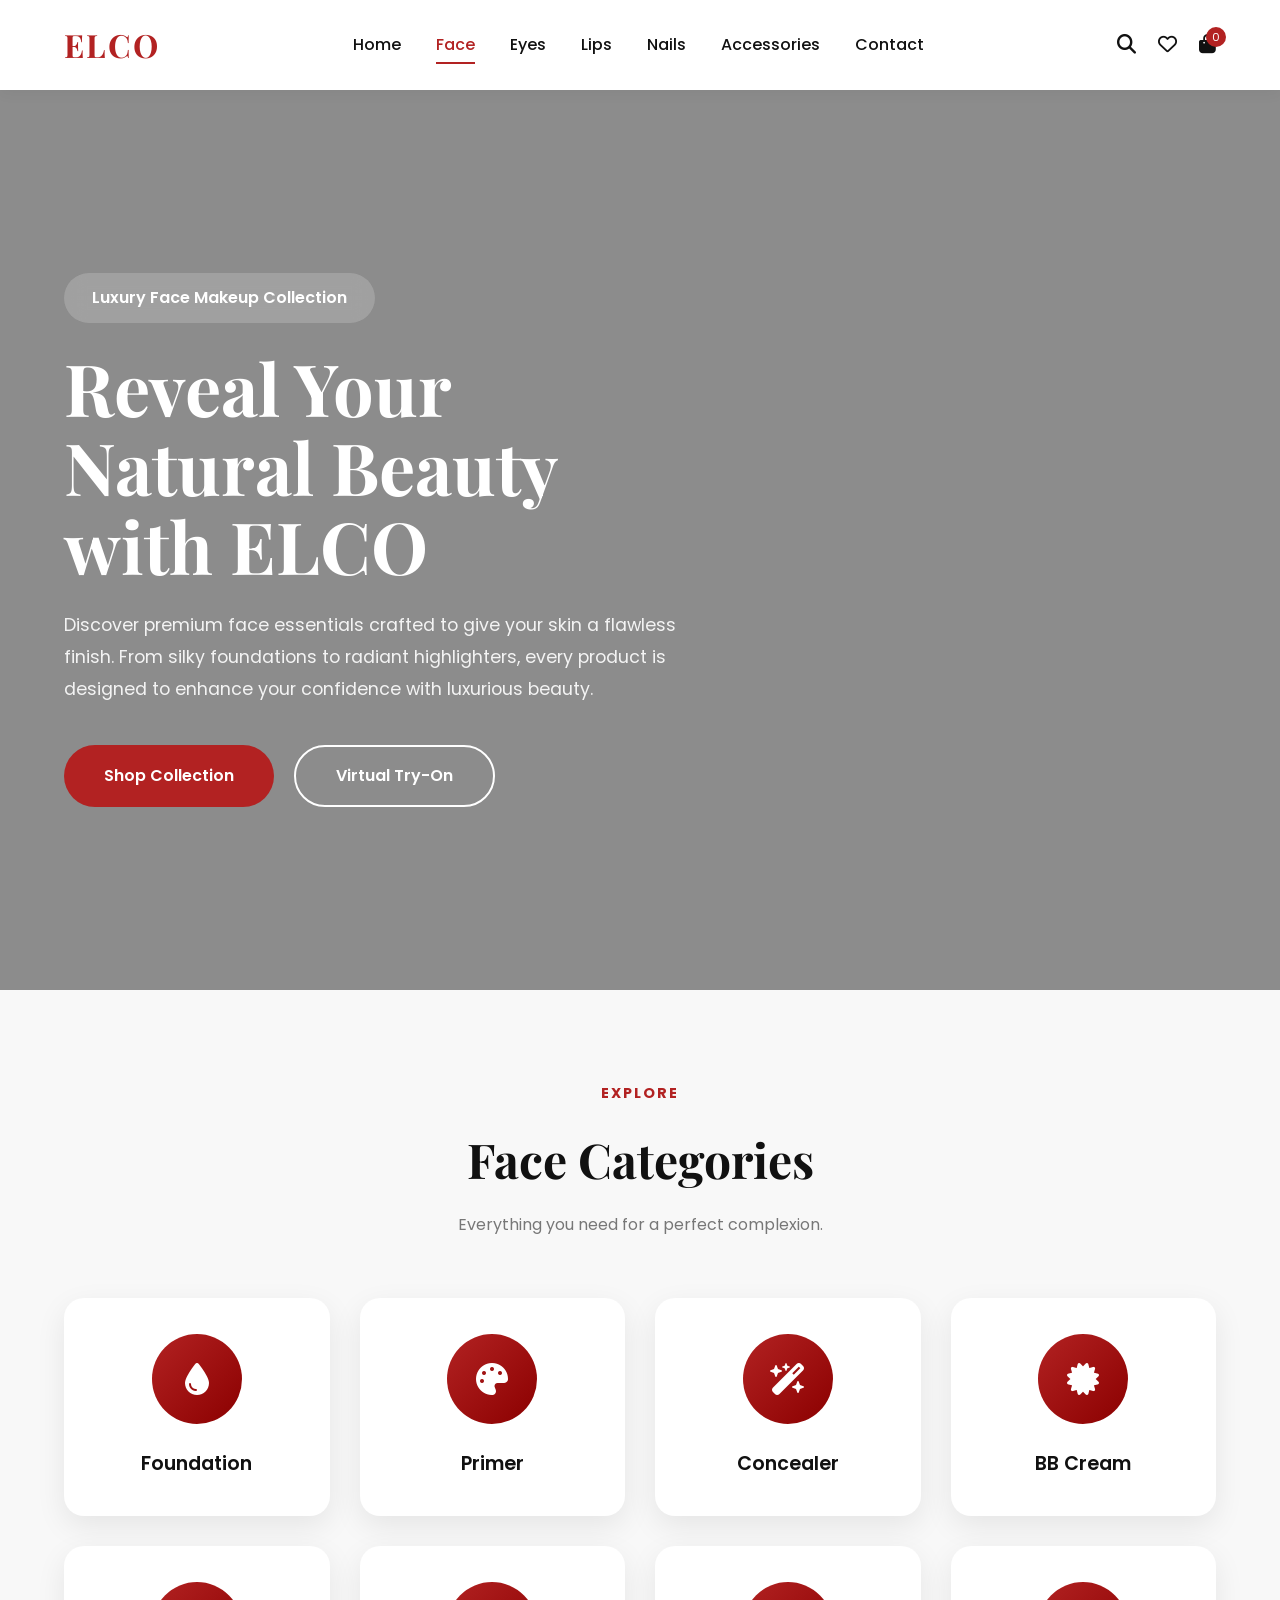
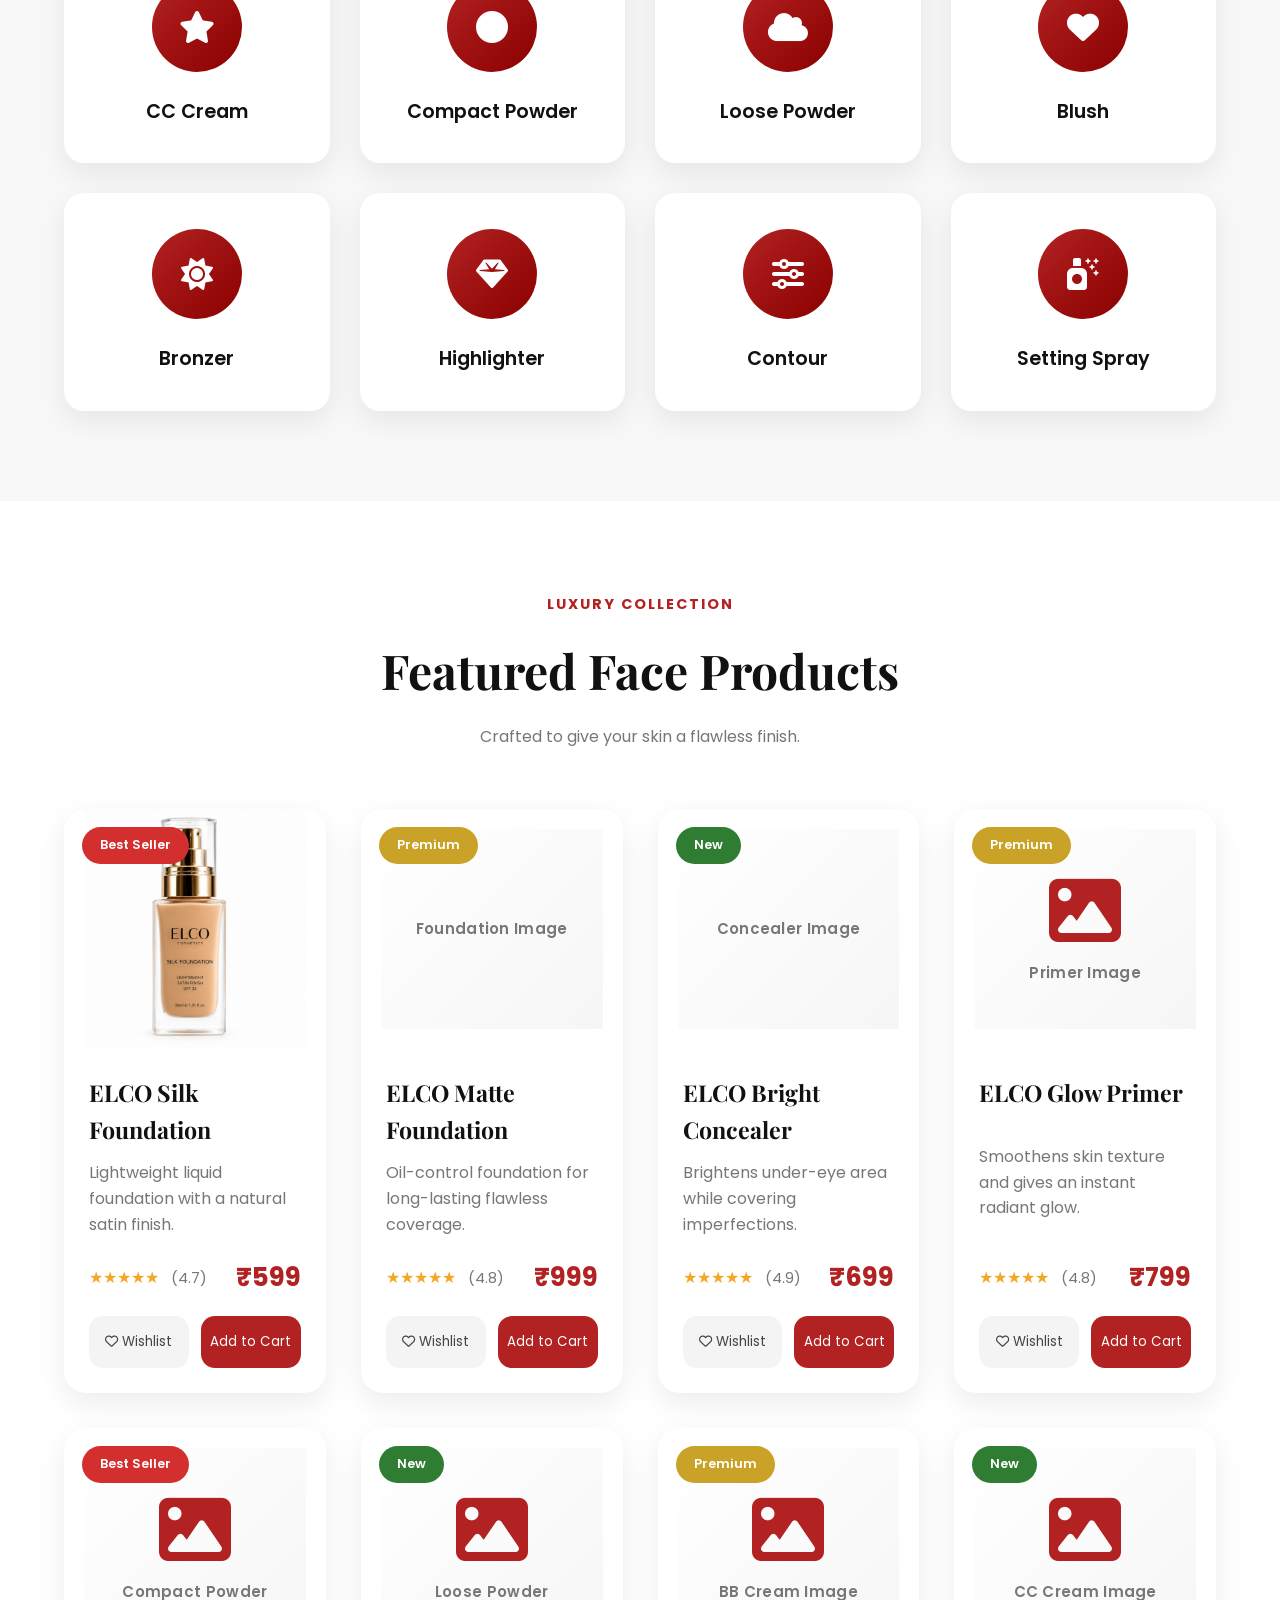
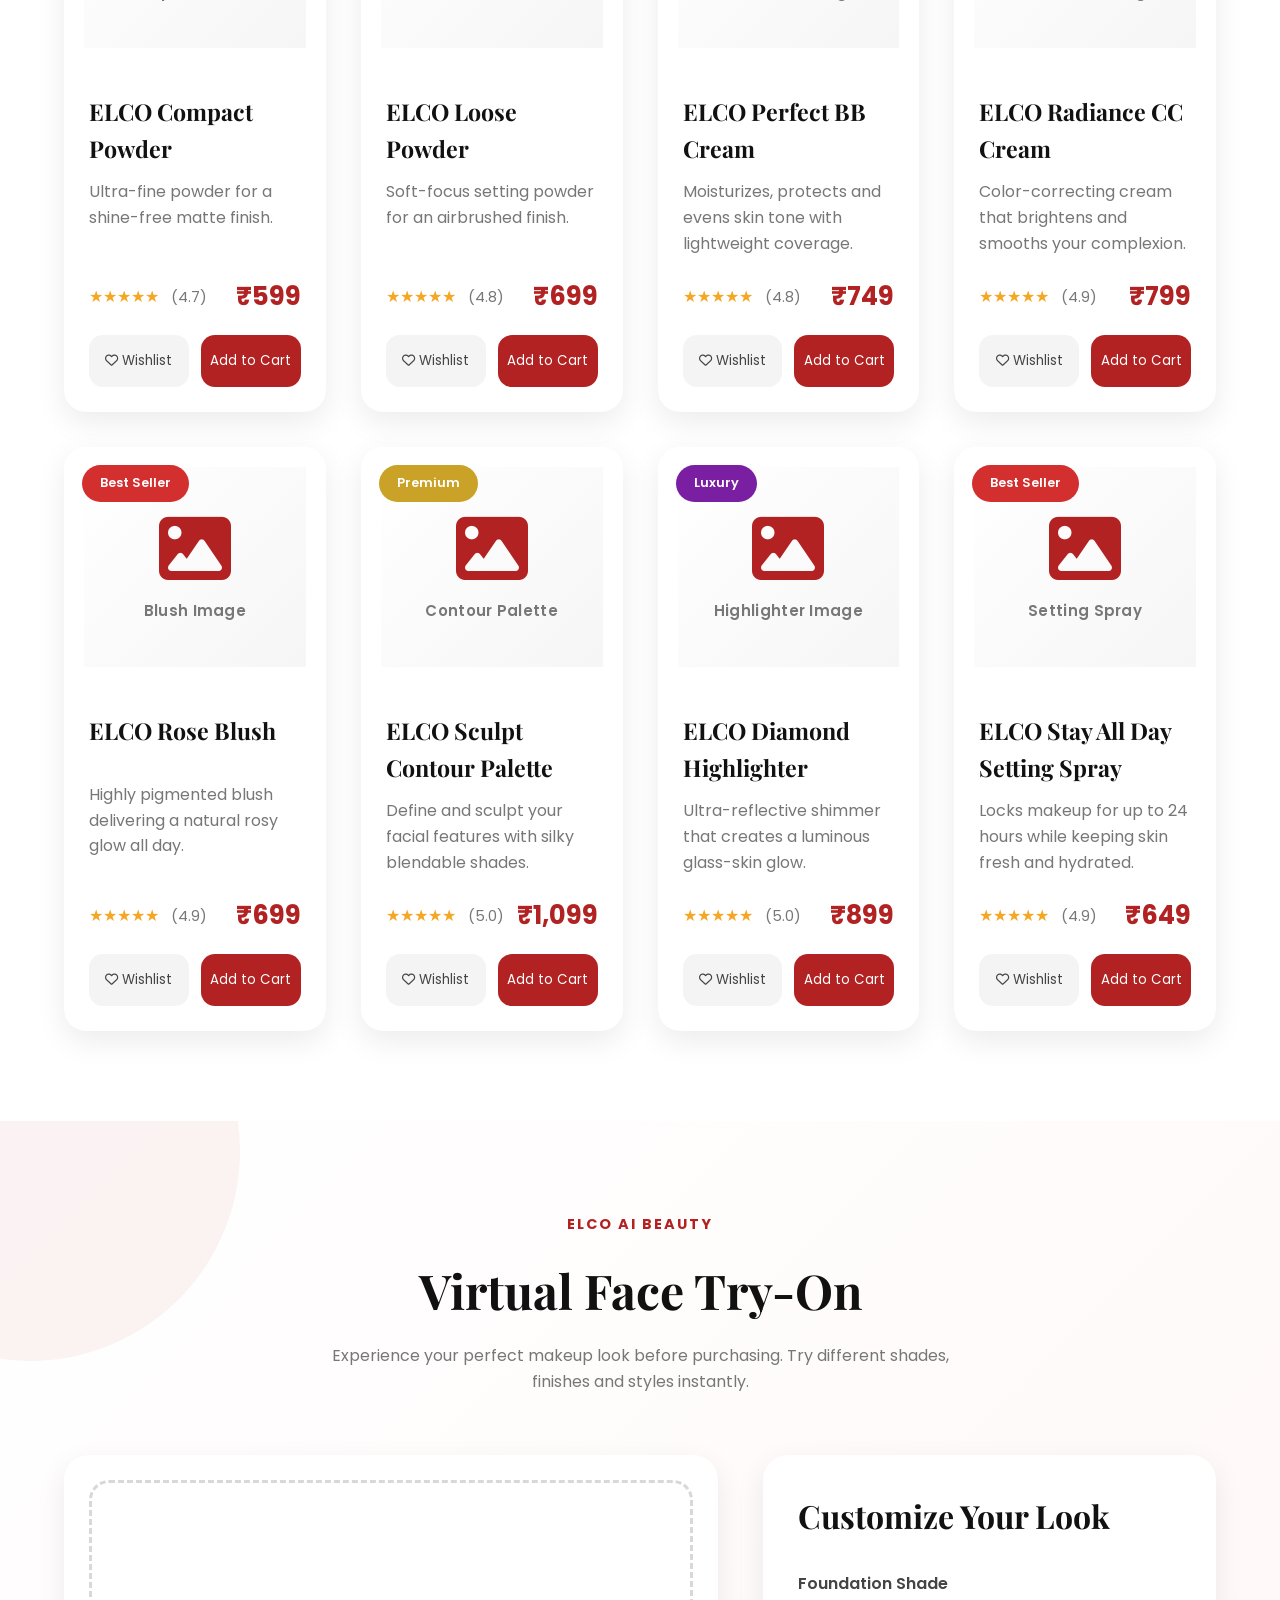
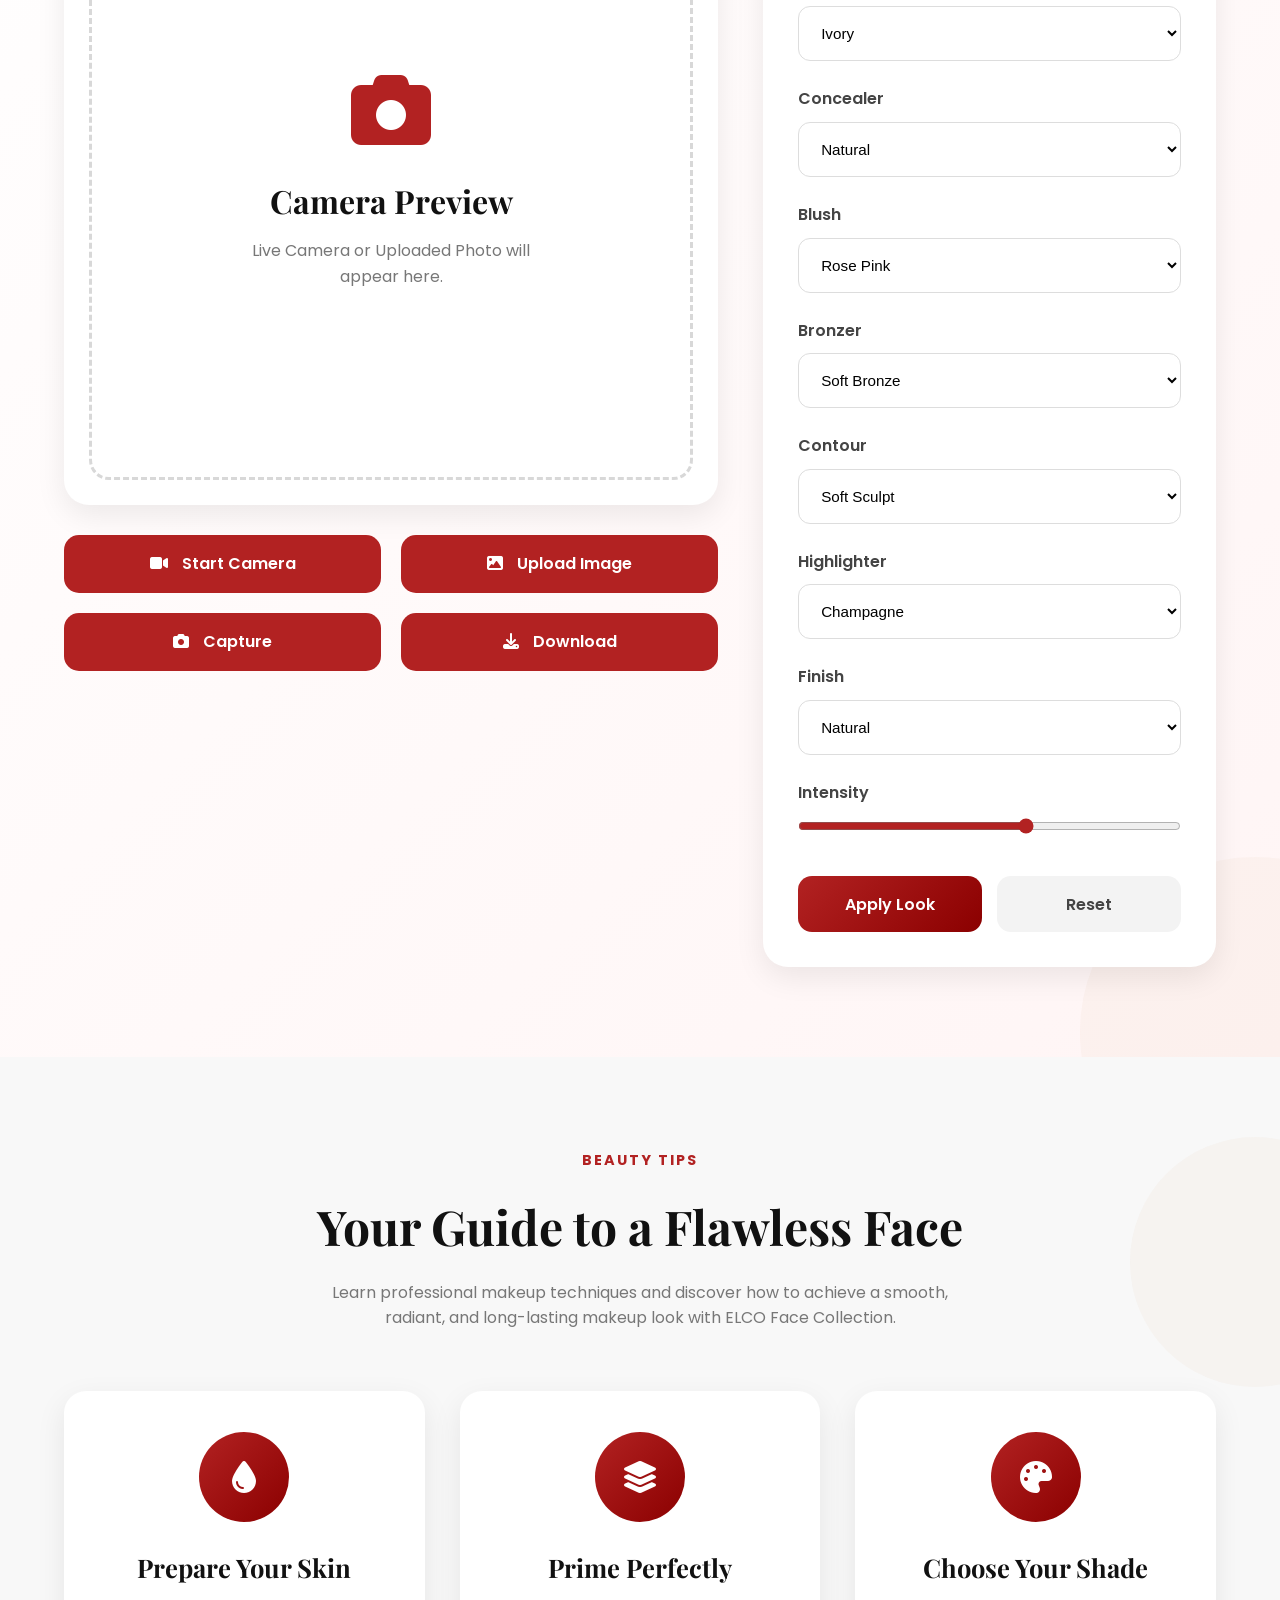
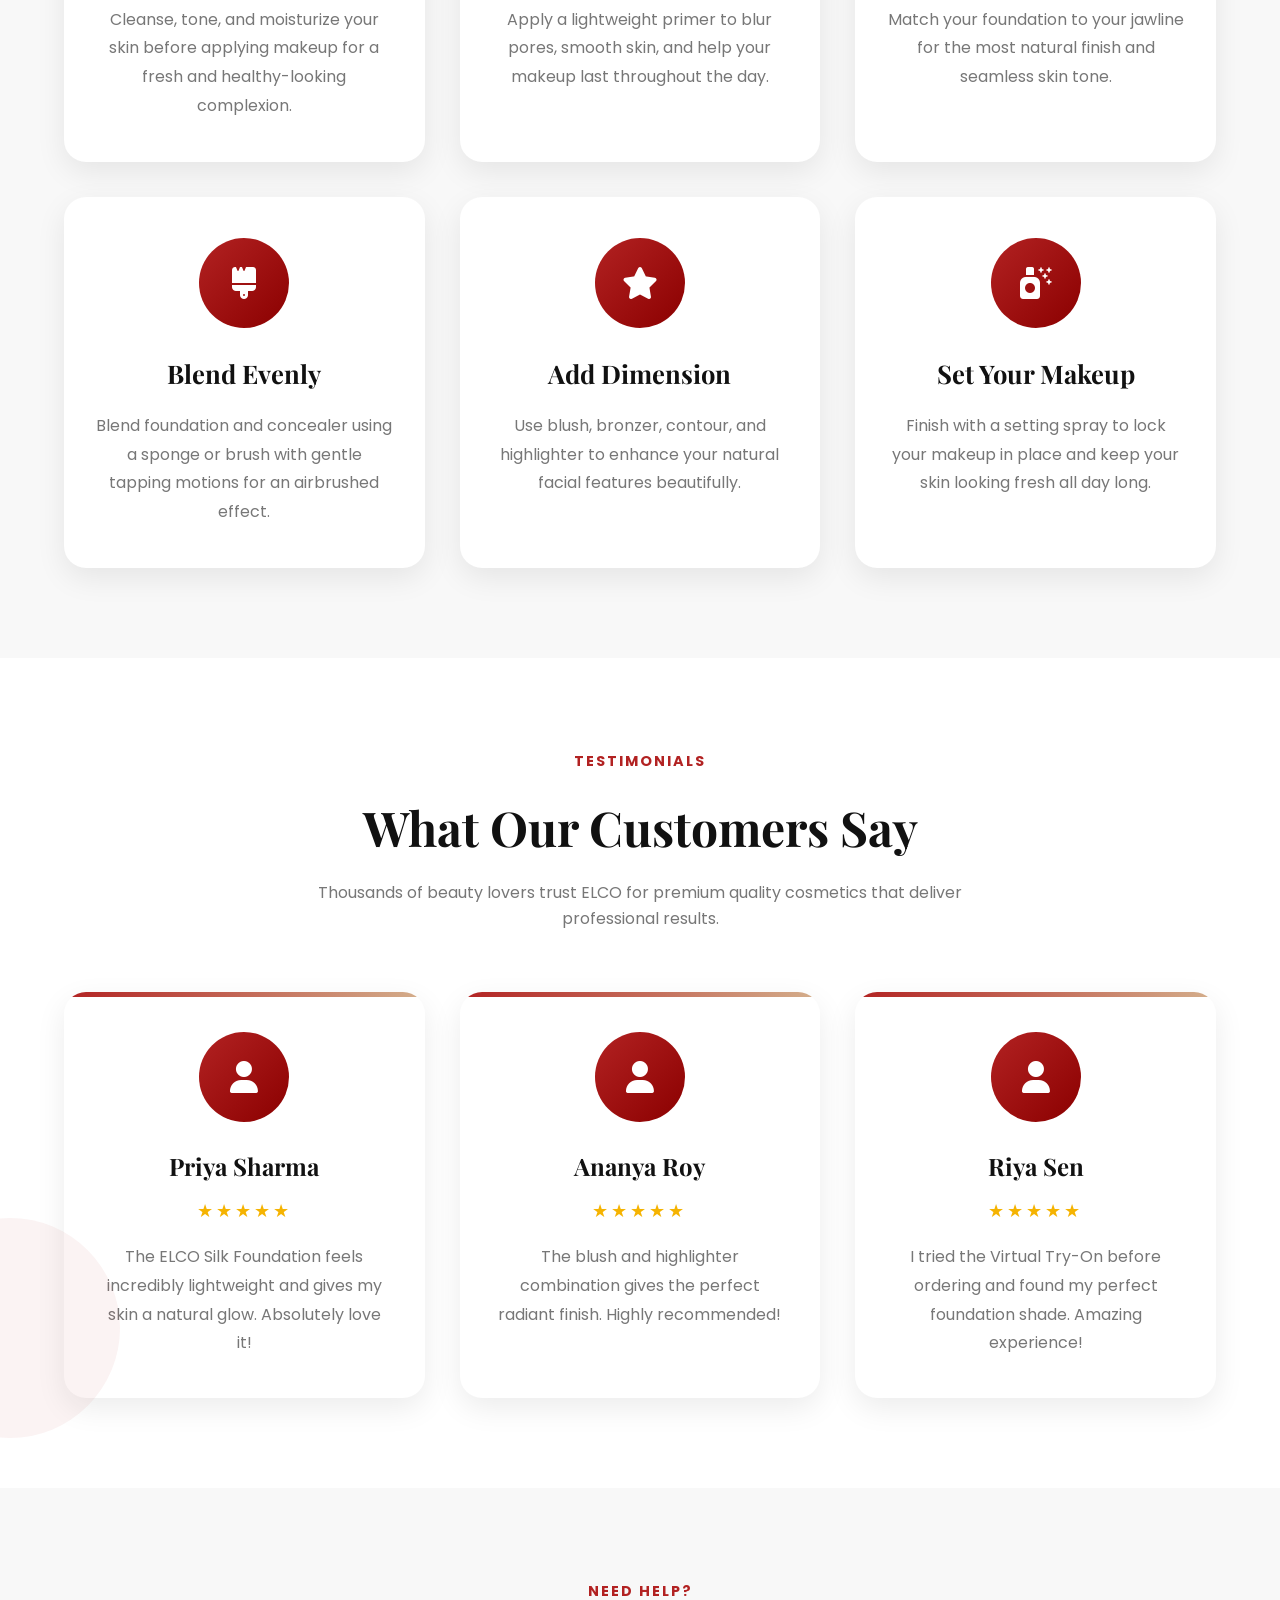
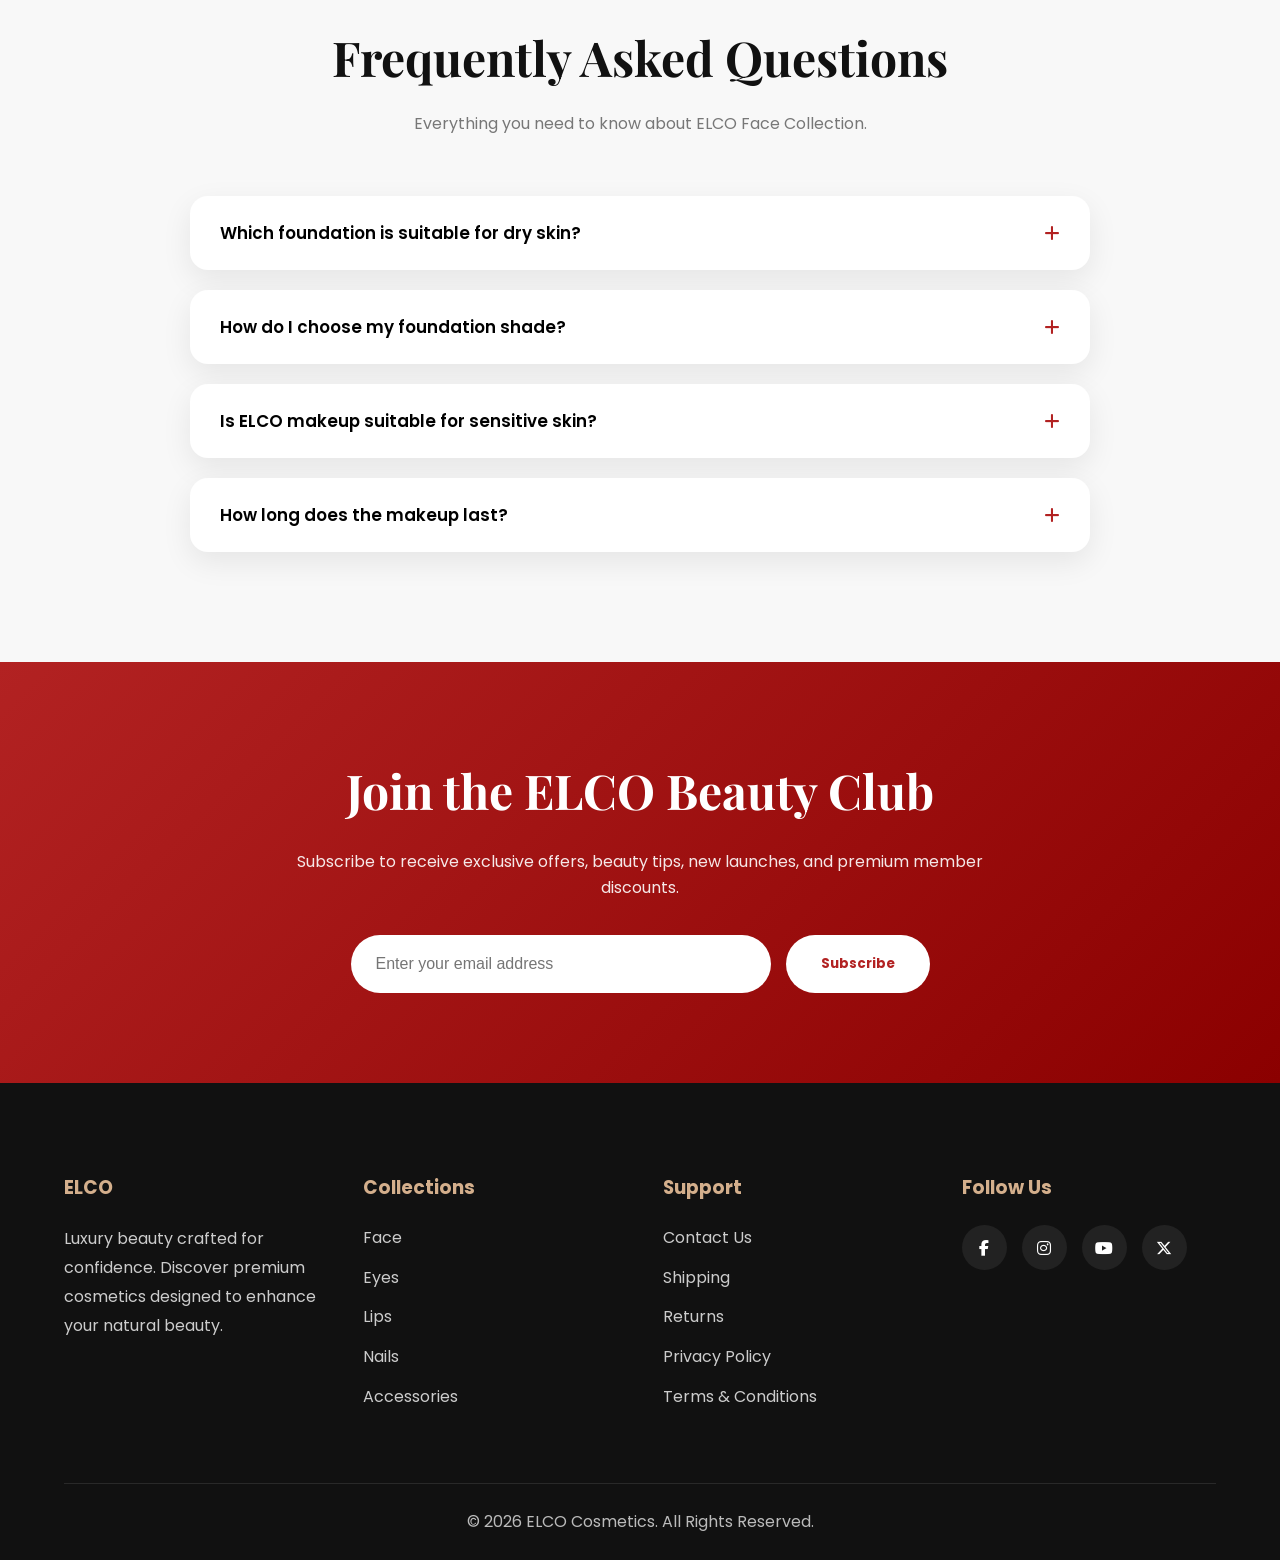
<file: Face/face.html>
<!DOCTYPE html>
<html lang="en">

<head>

    <meta charset="UTF-8">
    <meta name="viewport" content="width=device-width, initial-scale=1.0">

    <title>ELCO | Face Collection</title>

    <!-- Google Fonts -->

    <link href="https://fonts.googleapis.com/css2?family=Playfair+Display:wght@400;600;700;800&family=Poppins:wght@300;400;500;600;700&display=swap" rel="stylesheet">

    <!-- Font Awesome -->

    <link rel="stylesheet" href="https://cdnjs.cloudflare.com/ajax/libs/font-awesome/6.6.0/css/all.min.css">

    <!-- CSS -->

    <link rel="stylesheet" href="face.css">

</head>

<body>

<!--=========================================================
                    NAVIGATION
==========================================================-->

<header class="navbar">

    <div class="container nav-container">

        <div class="logo">
            <h2>ELCO</h2>
        </div>

        <ul class="nav-links">

            <li><a href="index.html">Home</a></li>

            <li><a href="face.html" class="active">Face</a></li>

            <li><a href="eye.html">Eyes</a></li>

            <li><a href="lips.html">Lips</a></li>

            <li><a href="nails.html">Nails</a></li>

            <li><a href="accessories.html">Accessories</a></li>

            <li><a href="contact.html">Contact</a></li>

        </ul>

        <div class="nav-icons">

            <i class="fa-solid fa-magnifying-glass"></i>

            <i class="fa-regular fa-heart"></i>

            <i class="fa-solid fa-bag-shopping"></i>

        </div>

    </div>

</header>

<!--=========================================================
                    HERO SECTION
==========================================================-->

<section class="hero">

    <!-- Background Video -->
    <video class="hero-video" autoplay muted loop playsinline>
        <source src="Face_vedio.mp4" type="video/mp4">
    </video>

    <!-- Dark Overlay -->
    <div class="hero-overlay"></div>

    <div class="container">

        <div class="hero-text">

            <span class="hero-tag">
                Luxury Face Makeup Collection
            </span>

            <h1>
                Reveal Your Natural Beauty with ELCO
            </h1>

            <p>
                Discover premium face essentials crafted to give your skin
                a flawless finish. From silky foundations to radiant
                highlighters, every product is designed to enhance your
                confidence with luxurious beauty.
            </p>

            <div class="hero-buttons">

                <a href="#products" class="btn-primary">
                    Shop Collection
                </a>

                <a href="#virtual" class="btn-secondary">
                    Virtual Try-On
                </a>

            </div>

        </div>

    </div>

</section>
<!--=========================================================
                FACE CATEGORIES
==========================================================-->

<section class="categories">

    <div class="container">

        <div class="section-title">

            <span>Explore</span>

            <h2>Face Categories</h2>

            <p>

                Everything you need for a perfect complexion.

            </p>

        </div>

        <div class="category-grid">

            <div class="category-card">

                <i class="fa-solid fa-droplet"></i>

                <h3>Foundation</h3>

            </div>

            <div class="category-card">

                <i class="fa-solid fa-palette"></i>

                <h3>Primer</h3>

            </div>

            <div class="category-card">

                <i class="fa-solid fa-wand-magic-sparkles"></i>

                <h3>Concealer</h3>

            </div>

            <div class="category-card">

                <i class="fa-solid fa-certificate"></i>

                <h3>BB Cream</h3>

            </div>

            <div class="category-card">

                <i class="fa-solid fa-star"></i>

                <h3>CC Cream</h3>

            </div>

            <div class="category-card">

                <i class="fa-solid fa-circle"></i>

                <h3>Compact Powder</h3>

            </div>

            <div class="category-card">

                <i class="fa-solid fa-cloud"></i>

                <h3>Loose Powder</h3>

            </div>

            <div class="category-card">

                <i class="fa-solid fa-heart"></i>

                <h3>Blush</h3>

            </div>

            <div class="category-card">

                <i class="fa-solid fa-sun"></i>

                <h3>Bronzer</h3>

            </div>

            <div class="category-card">

                <i class="fa-solid fa-gem"></i>

                <h3>Highlighter</h3>

            </div>

            <div class="category-card">

                <i class="fa-solid fa-sliders"></i>

                <h3>Contour</h3>

            </div>

            <div class="category-card">

                <i class="fa-solid fa-spray-can-sparkles"></i>

                <h3>Setting Spray</h3>

            </div>

        </div>

    </div>

</section>

<!--=========================================================
            FEATURED PRODUCTS
==========================================================-->

<section class="products" id="products">

    <div class="container">

        <div class="section-title">

            <span>Luxury Collection</span>

            <h2>Featured Face Products</h2>

            <p>

                Crafted to give your skin a flawless finish.

            </p>

        </div>

        <div class="product-grid">
                        <!-- ================= Product 1 ================= -->

            <div class="product-card">

                <span class="badge bestseller">Best Seller</span>

                <div class="product-image">

                    <div class="placeholder">
                        <p><img src="Face1.png"></p>
                    </div>

                </div>

                <div class="product-info">

                    <h3>ELCO Silk Foundation</h3>

                    <p>
                        Lightweight liquid foundation with a natural satin finish.
                    </p>

                    <div class="product-meta">

                    <div class="rating">
                        ★★★★★
                        <span>(4.7)</span>
                    </div>

                    <div class="price">
                        ₹599
                    </div>

                    </div>

                    <div class="product-buttons">

                        <button class="wishlist">

                            <i class="fa-regular fa-heart"></i>

                            Wishlist

                        </button>

                        <button class="cart">

                            Add to Cart

                        </button>

                    </div>

                </div>

            </div>

            <!-- ================= Product 2 ================= -->

            <div class="product-card">

                <span class="badge premium">Premium</span>

                <div class="product-image">

                    <div class="placeholder">
                        <p>Foundation Image</p>
                    </div>

                </div>

                <div class="product-info">

                    <h3>ELCO Matte Foundation</h3>

                    <p>
                        Oil-control foundation for long-lasting flawless coverage.
                    </p>
                    <div class="product-meta">

                    <div class="rating">
                        ★★★★★
                        <span>(4.8)</span>
                    </div>

                    <div class="price">
                        ₹999
                    </div>
                    </div>
                    <div class="product-buttons">

                        <button class="wishlist">
                            <i class="fa-regular fa-heart"></i>
                            Wishlist
                        </button>

                        <button class="cart">
                            Add to Cart
                        </button>

                    </div>

                </div>

            </div>

            <!-- ================= Product 3 ================= -->

            <div class="product-card">

                <span class="badge new">New</span>

                <div class="product-image">

                    <div class="placeholder">
                        <p>Concealer Image</p>
                    </div>

                </div>

                <div class="product-info">

                    <h3>ELCO Bright Concealer</h3>

                    <p>
                        Brightens under-eye area while covering imperfections.
                    </p>
                    <div class="product-meta">
                    <div class="rating">
                        ★★★★★
                        <span>(4.9)</span>
                    </div>

                    <div class="price">
                        ₹699
                    </div>
                </div>
                    <div class="product-buttons">

                        <button class="wishlist">
                            <i class="fa-regular fa-heart"></i>
                            Wishlist
                        </button>

                        <button class="cart">
                            Add to Cart
                        </button>

                    </div>

                </div>

            </div>

            <!-- ================= Product 4 ================= -->

            <div class="product-card">

                <span class="badge premium">Premium</span>

                <div class="product-image">

                    <div class="placeholder">
                        <i class="fa-solid fa-image"></i>
                        <p>Primer Image</p>
                    </div>

                </div>

                <div class="product-info">

                    <h3>ELCO Glow Primer</h3>

                    <p>
                        Smoothens skin texture and gives an instant radiant glow.
                    </p>
                    <div class="product-meta">
                    <div class="rating">
                        ★★★★★
                        <span>(4.8)</span>
                    </div>

                    <div class="price">
                        ₹799
                    </div>
                    </div>
                    <div class="product-buttons">

                        <button class="wishlist">
                            <i class="fa-regular fa-heart"></i>
                            Wishlist
                        </button>

                        <button class="cart">
                            Add to Cart
                        </button>

                    </div>

                </div>

            </div>

            <!-- ================= Product 5 ================= -->

            <div class="product-card">

                <span class="badge bestseller">Best Seller</span>

                <div class="product-image">

                    <div class="placeholder">
                        <i class="fa-solid fa-image"></i>
                        <p>Compact Powder</p>
                    </div>

                </div>

                <div class="product-info">

                    <h3>ELCO Compact Powder</h3>

                    <p>
                        Ultra-fine powder for a shine-free matte finish.
                    </p>
                    <div class="product-meta">
                    <div class="rating">
                        ★★★★★
                        <span>(4.7)</span>
                    </div>

                    <div class="price">
                        ₹599
                    </div>
                    </div>
                    <div class="product-buttons">

                        <button class="wishlist">
                            <i class="fa-regular fa-heart"></i>
                            Wishlist
                        </button>

                        <button class="cart">
                            Add to Cart
                        </button>

                    </div>

                </div>

            </div>

            <!-- ================= Product 6 ================= -->

            <div class="product-card">

                <span class="badge new">New</span>

                <div class="product-image">

                    <div class="placeholder">
                        <i class="fa-solid fa-image"></i>
                        <p>Loose Powder</p>
                    </div>

                </div>

                <div class="product-info">

                    <h3>ELCO Loose Powder</h3>

                    <p>
                        Soft-focus setting powder for an airbrushed finish.
                    </p>
                    <div class="product-meta">
                    <div class="rating">
                        ★★★★★
                        <span>(4.8)</span>
                    </div>

                    <div class="price">
                        ₹699
                    </div>
                    </div>
                    <div class="product-buttons">

                        <button class="wishlist">
                            <i class="fa-regular fa-heart"></i>
                            Wishlist
                        </button>

                        <button class="cart">
                            Add to Cart
                        </button>

                    </div>

                </div>

            </div>

                        <!-- ================= Product 7 ================= -->

            <div class="product-card">

                <span class="badge premium">Premium</span>

                <div class="product-image">
                    <div class="placeholder">
                        <i class="fa-solid fa-image"></i>
                        <p>BB Cream Image</p>
                    </div>
                </div>

                <div class="product-info">

                    <h3>ELCO Perfect BB Cream</h3>

                    <p>
                        Moisturizes, protects and evens skin tone with lightweight coverage.
                    </p>
                    <div class="product-meta">
                    <div class="rating">
                        ★★★★★
                        <span>(4.8)</span>
                    </div>

                    <div class="price">
                        ₹749
                    </div>
                    </div>
                    <div class="product-buttons">

                        <button class="wishlist">
                            <i class="fa-regular fa-heart"></i>
                            Wishlist
                        </button>

                        <button class="cart">
                            Add to Cart
                        </button>

                    </div>

                </div>

            </div>

            <!-- ================= Product 8 ================= -->

            <div class="product-card">

                <span class="badge new">New</span>

                <div class="product-image">
                    <div class="placeholder">
                        <i class="fa-solid fa-image"></i>
                        <p>CC Cream Image</p>
                    </div>
                </div>

                <div class="product-info">

                    <h3>ELCO Radiance CC Cream</h3>

                    <p>
                        Color-correcting cream that brightens and smooths your complexion.
                    </p>
                    <div class="product-meta">
                    <div class="rating">
                        ★★★★★
                        <span>(4.9)</span>
                    </div>
                    
                    <div class="price">
                        ₹799
                    </div>
                    </div>
                    <div class="product-buttons">

                        <button class="wishlist">
                            <i class="fa-regular fa-heart"></i>
                            Wishlist
                        </button>

                        <button class="cart">
                            Add to Cart
                        </button>

                    </div>

                </div>

            </div>

            <!-- ================= Product 9 ================= -->

            <div class="product-card">

                <span class="badge bestseller">Best Seller</span>

                <div class="product-image">
                    <div class="placeholder">
                        <i class="fa-solid fa-image"></i>
                        <p>Blush Image</p>
                    </div>
                </div>

                <div class="product-info">

                    <h3>ELCO Rose Blush</h3>

                    <p>
                        Highly pigmented blush delivering a natural rosy glow all day.
                    </p>
                    <div class="product-meta">
                    <div class="rating">
                        ★★★★★
                        <span>(4.9)</span>
                    </div>

                    <div class="price">
                        ₹699
                    </div>
                    </div>
                    <div class="product-buttons">

                        <button class="wishlist">
                            <i class="fa-regular fa-heart"></i>
                            Wishlist
                        </button>

                        <button class="cart">
                            Add to Cart
                        </button>

                    </div>

                </div>

            </div>

            <!-- ================= Product 10 ================= -->

            <div class="product-card">

                <span class="badge premium">Premium</span>

                <div class="product-image">
                    <div class="placeholder">
                        <i class="fa-solid fa-image"></i>
                        <p>Contour Palette</p>
                    </div>
                </div>

                <div class="product-info">

                    <h3>ELCO Sculpt Contour Palette</h3>

                    <p>
                        Define and sculpt your facial features with silky blendable shades.
                    </p>
                    <div class="product-meta">
                    <div class="rating">
                        ★★★★★
                        <span>(5.0)</span>
                    </div>

                    <div class="price">
                        ₹1,099
                    </div>
                    </div>
                    <div class="product-buttons">

                        <button class="wishlist">
                            <i class="fa-regular fa-heart"></i>
                            Wishlist
                        </button>

                        <button class="cart">
                            Add to Cart
                        </button>

                    </div>

                </div>

            </div>

            <!-- ================= Product 11 ================= -->

            <div class="product-card">

                <span class="badge luxury">Luxury</span>

                <div class="product-image">
                    <div class="placeholder">
                        <i class="fa-solid fa-image"></i>
                        <p>Highlighter Image</p>
                    </div>
                </div>

                <div class="product-info">

                    <h3>ELCO Diamond Highlighter</h3>

                    <p>
                        Ultra-reflective shimmer that creates a luminous glass-skin glow.
                    </p>
                    <div class="product-meta">
                    <div class="rating">
                        ★★★★★
                        <span>(5.0)</span>
                    </div>

                    <div class="price">
                        ₹899
                    </div>
                    </div>
                    <div class="product-buttons">

                        <button class="wishlist">
                            <i class="fa-regular fa-heart"></i>
                            Wishlist
                        </button>

                        <button class="cart">
                            Add to Cart
                        </button>

                    </div>

                </div>

            </div>

            <!-- ================= Product 12 ================= -->

            <div class="product-card">

                <span class="badge bestseller">Best Seller</span>

                <div class="product-image">
                    <div class="placeholder">
                        <i class="fa-solid fa-image"></i>
                        <p>Setting Spray</p>
                    </div>
                </div>

                <div class="product-info">

                    <h3>ELCO Stay All Day Setting Spray</h3>

                    <p>
                        Locks makeup for up to 24 hours while keeping skin fresh and hydrated.
                    </p>
                    <div class="product-meta">
                    <div class="rating">
                        ★★★★★
                        <span>(4.9)</span>
                    </div>

                    <div class="price">
                        ₹649
                    </div>
                    </div>
                    <div class="product-buttons">

                        <button class="wishlist">
                            <i class="fa-regular fa-heart"></i>
                            Wishlist
                        </button>

                        <button class="cart">
                            Add to Cart
                        </button>

                    </div>

                </div>

            </div>

        </div>

    </div>

</section>

<!--=========================================================
                VIRTUAL TRY-ON
==========================================================-->

<section class="virtual-tryon" id="virtual">

    <div class="container">

        <div class="section-title">

            <span>ELCO AI Beauty</span>

            <h2>Virtual Face Try-On</h2>

            <p>
                Experience your perfect makeup look before purchasing. Try
                different shades, finishes and styles instantly.
            </p>

        </div>

        <div class="tryon-container">

            <!--================ Camera Area ================-->

            <div class="camera-section">

                <div class="camera-box">

                    <div class="camera-placeholder">

                        <i class="fa-solid fa-camera"></i>

                        <h3>Camera Preview</h3>

                        <p>
                            Live Camera or Uploaded Photo
                            will appear here.
                        </p>

                    </div>

                </div>

                <div class="camera-buttons">

                    <button id="startCamera">

                        <i class="fa-solid fa-video"></i>

                        Start Camera

                    </button>

                    <button id="uploadImage">

                        <i class="fa-solid fa-image"></i>

                        Upload Image

                    </button>

                    <button id="captureImage">

                        <i class="fa-solid fa-camera"></i>

                        Capture

                    </button>

                    <button id="downloadImage">

                        <i class="fa-solid fa-download"></i>

                        Download

                    </button>

                </div>

            </div>

            <!--================ Makeup Controls ================-->

            <div class="control-panel">

                <h3>Customize Your Look</h3>

                <!-- Foundation -->

                <div class="control-group">

                    <label>Foundation Shade</label>

                    <select>

                        <option>Ivory</option>
                        <option>Fair</option>
                        <option>Light Beige</option>
                        <option>Natural</option>
                        <option>Warm Beige</option>
                        <option>Honey</option>
                        <option>Caramel</option>
                        <option>Mocha</option>

                    </select>

                </div>

                <!-- Concealer -->

                <div class="control-group">

                    <label>Concealer</label>

                    <select>

                        <option>Natural</option>
                        <option>Warm</option>
                        <option>Cool</option>
                        <option>Brightening</option>

                    </select>

                </div>

                <!-- Blush -->

                <div class="control-group">

                    <label>Blush</label>

                    <select>

                        <option>Rose Pink</option>
                        <option>Peach</option>
                        <option>Coral</option>
                        <option>Berry</option>

                    </select>

                </div>

                <!-- Bronzer -->

                <div class="control-group">

                    <label>Bronzer</label>

                    <select>

                        <option>Soft Bronze</option>
                        <option>Golden Bronze</option>
                        <option>Deep Bronze</option>

                    </select>

                </div>

                <!-- Contour -->

                <div class="control-group">

                    <label>Contour</label>

                    <select>

                        <option>Soft Sculpt</option>
                        <option>Medium Sculpt</option>
                        <option>Deep Sculpt</option>

                    </select>

                </div>

                <!-- Highlighter -->

                <div class="control-group">

                    <label>Highlighter</label>

                    <select>

                        <option>Champagne</option>
                        <option>Gold</option>
                        <option>Rose Gold</option>
                        <option>Diamond Glow</option>

                    </select>

                </div>

                <!-- Finish -->

                <div class="control-group">

                    <label>Finish</label>

                    <select>

                        <option>Natural</option>
                        <option>Dewy</option>
                        <option>Matte</option>
                        <option>Radiant</option>

                    </select>

                </div>

                <!-- Opacity -->

                <div class="control-group">

                    <label>Intensity</label>

                    <input
                        type="range"
                        min="0"
                        max="100"
                        value="60">

                </div>

                <div class="tryon-actions">

                    <button class="apply-look">

                        Apply Look

                    </button>

                    <button class="reset-look">

                        Reset

                    </button>

                </div>

            </div>

        </div>

    </div>

</section>

<!--=========================================================
                    BEAUTY GUIDE
==========================================================-->

<section class="beauty-guide">

    <div class="container">

        <div class="section-title">

            <span>Beauty Tips</span>

            <h2>Your Guide to a Flawless Face</h2>

            <p>
                Learn professional makeup techniques and discover how to
                achieve a smooth, radiant, and long-lasting makeup look with
                ELCO Face Collection.
            </p>

        </div>

        <div class="guide-grid">

            <!-- Card 1 -->

            <div class="guide-card">

                <div class="guide-icon">
                    <i class="fa-solid fa-droplet"></i>
                </div>

                <h3>Prepare Your Skin</h3>

                <p>
                    Cleanse, tone, and moisturize your skin before applying
                    makeup for a fresh and healthy-looking complexion.
                </p>

            </div>

            <!-- Card 2 -->

            <div class="guide-card">

                <div class="guide-icon">
                    <i class="fa-solid fa-layer-group"></i>
                </div>

                <h3>Prime Perfectly</h3>

                <p>
                    Apply a lightweight primer to blur pores, smooth skin,
                    and help your makeup last throughout the day.
                </p>

            </div>

            <!-- Card 3 -->

            <div class="guide-card">

                <div class="guide-icon">
                    <i class="fa-solid fa-palette"></i>
                </div>

                <h3>Choose Your Shade</h3>

                <p>
                    Match your foundation to your jawline for the most
                    natural finish and seamless skin tone.
                </p>

            </div>

            <!-- Card 4 -->

            <div class="guide-card">

                <div class="guide-icon">
                    <i class="fa-solid fa-brush"></i>
                </div>

                <h3>Blend Evenly</h3>

                <p>
                    Blend foundation and concealer using a sponge or brush
                    with gentle tapping motions for an airbrushed effect.
                </p>

            </div>

            <!-- Card 5 -->

            <div class="guide-card">

                <div class="guide-icon">
                    <i class="fa-solid fa-star"></i>
                </div>

                <h3>Add Dimension</h3>

                <p>
                    Use blush, bronzer, contour, and highlighter to enhance
                    your natural facial features beautifully.
                </p>

            </div>

            <!-- Card 6 -->

            <div class="guide-card">

                <div class="guide-icon">
                    <i class="fa-solid fa-spray-can-sparkles"></i>
                </div>

                <h3>Set Your Makeup</h3>

                <p>
                    Finish with a setting spray to lock your makeup in place
                    and keep your skin looking fresh all day long.
                </p>

            </div>

        </div>

    </div>

</section>

<!--=========================================================
                    CUSTOMER REVIEWS
==========================================================-->

<section class="reviews">

    <div class="container">

        <div class="section-title">

            <span>Testimonials</span>

            <h2>What Our Customers Say</h2>

            <p>
                Thousands of beauty lovers trust ELCO for premium quality
                cosmetics that deliver professional results.
            </p>

        </div>

        <div class="review-grid">

            <!-- Review 1 -->

            <div class="review-card">

                <div class="review-avatar">
                    <i class="fa-solid fa-user"></i>
                </div>

                <h3>Priya Sharma</h3>

                <div class="stars">
                    ★★★★★
                </div>

                <p>
                    The ELCO Silk Foundation feels incredibly lightweight and
                    gives my skin a natural glow. Absolutely love it!
                </p>

            </div>

            <!-- Review 2 -->

            <div class="review-card">

                <div class="review-avatar">
                    <i class="fa-solid fa-user"></i>
                </div>

                <h3>Ananya Roy</h3>

                <div class="stars">
                    ★★★★★
                </div>

                <p>
                    The blush and highlighter combination gives the perfect
                    radiant finish. Highly recommended!
                </p>

            </div>

            <!-- Review 3 -->

            <div class="review-card">

                <div class="review-avatar">
                    <i class="fa-solid fa-user"></i>
                </div>

                <h3>Riya Sen</h3>

                <div class="stars">
                    ★★★★★
                </div>

                <p>
                    I tried the Virtual Try-On before ordering and found my
                    perfect foundation shade. Amazing experience!
                </p>

            </div>

        </div>

    </div>

</section>

<!--=========================================================
                        FAQ SECTION
==========================================================-->

<section class="faq-section">

    <div class="container">

        <div class="section-title">

            <span>Need Help?</span>

            <h2>Frequently Asked Questions</h2>

            <p>
                Everything you need to know about ELCO Face Collection.
            </p>

        </div>

        <div class="faq-container">

            <!-- FAQ 1 -->

            <div class="faq-item">

                <button class="faq-question">

                    Which foundation is suitable for dry skin?

                    <i class="fa-solid fa-plus"></i>

                </button>

                <div class="faq-answer">

                    <p>
                        Our ELCO Silk Foundation is specially formulated
                        to provide hydration and a radiant finish,
                        making it perfect for dry skin.
                    </p>

                </div>

            </div>

            <!-- FAQ 2 -->

            <div class="faq-item">

                <button class="faq-question">

                    How do I choose my foundation shade?

                    <i class="fa-solid fa-plus"></i>

                </button>

                <div class="faq-answer">

                    <p>
                        Use the ELCO Virtual Try-On to compare different
                        shades or match the foundation with your jawline
                        for the most natural result.
                    </p>

                </div>

            </div>

            <!-- FAQ 3 -->

            <div class="faq-item">

                <button class="faq-question">

                    Is ELCO makeup suitable for sensitive skin?

                    <i class="fa-solid fa-plus"></i>

                </button>

                <div class="faq-answer">

                    <p>
                        Yes. ELCO products are dermatologically tested
                        and made with skin-friendly ingredients suitable
                        for most skin types.
                    </p>

                </div>

            </div>

            <!-- FAQ 4 -->

            <div class="faq-item">

                <button class="faq-question">

                    How long does the makeup last?

                    <i class="fa-solid fa-plus"></i>

                </button>

                <div class="faq-answer">

                    <p>
                        Depending on the product and skin type,
                        ELCO face makeup can last between
                        8–24 hours when used with primer
                        and setting spray.
                    </p>

                </div>

            </div>

        </div>

    </div>

</section>

<!--=========================================================
                    NEWSLETTER
==========================================================-->

<section class="newsletter">

    <div class="container newsletter-content">

        <h2>Join the ELCO Beauty Club</h2>

        <p>

            Subscribe to receive exclusive offers,
            beauty tips, new launches,
            and premium member discounts.

        </p>

        <form class="newsletter-form">

            <input
                type="email"
                placeholder="Enter your email address">

            <button type="submit">

                Subscribe

            </button>

        </form>

    </div>

</section>

<!--=========================================================
                        FOOTER
==========================================================-->

<footer class="footer">

    <div class="container">

        <div class="footer-grid">

            <!-- About -->

            <div class="footer-column">

                <h3>ELCO</h3>

                <p>

                    Luxury beauty crafted for confidence.
                    Discover premium cosmetics designed
                    to enhance your natural beauty.

                </p>

            </div>

            <!-- Collections -->

            <div class="footer-column">

                <h3>Collections</h3>

                <ul>

                    <li><a href="#">Face</a></li>

                    <li><a href="#">Eyes</a></li>

                    <li><a href="#">Lips</a></li>

                    <li><a href="#">Nails</a></li>

                    <li><a href="#">Accessories</a></li>

                </ul>

            </div>

            <!-- Support -->

            <div class="footer-column">

                <h3>Support</h3>

                <ul>

                    <li><a href="#">Contact Us</a></li>

                    <li><a href="#">Shipping</a></li>

                    <li><a href="#">Returns</a></li>

                    <li><a href="#">Privacy Policy</a></li>

                    <li><a href="#">Terms & Conditions</a></li>

                </ul>

            </div>

            <!-- Follow -->

            <div class="footer-column">

                <h3>Follow Us</h3>

                <div class="social-icons">

                    <a href="#"><i class="fab fa-facebook-f"></i></a>

                    <a href="#"><i class="fab fa-instagram"></i></a>

                    <a href="#"><i class="fab fa-youtube"></i></a>

                    <a href="#"><i class="fab fa-x-twitter"></i></a>

                </div>

            </div>

        </div>

        <div class="footer-bottom">

            <p>

                © 2026 ELCO Cosmetics. All Rights Reserved.

            </p>

        </div>

    </div>

</footer>

<script src="face.js"></script>

</body>
</html>
</file>
<file: Contact/contact.css>
/*=========================================================
                    GOOGLE FONTS
=========================================================*/

@import url('https://fonts.googleapis.com/css2?family=Playfair+Display:wght@500;600;700&family=Poppins:wght@300;400;500;600;700&display=swap');


/*=========================================================
                    RESET
=========================================================*/

*{
    margin:0;
    padding:0;
    box-sizing:border-box;
}

body{
    font-family:'Poppins',sans-serif;
    background:#fff;
    color:#111;
    overflow-x:hidden;
}

/*=========================================================
                    HEADER
=========================================================*/

.header{

    position:fixed;

    top:0;

    left:0;

    width:100%;

    background:#fff;

    box-shadow:0 5px 20px rgba(0,0,0,.08);

    z-index:1000;

}

.navbar{

    width:90%;

    height:85px;

    margin:auto;

    display:flex;

    justify-content:space-between;

    align-items:center;

}

.logo{

    text-decoration:none;

    font-size:34px;

    font-family:'Playfair Display',serif;

    font-weight:700;

    color:#B11226;

}

.nav-links{

    display:flex;

    list-style:none;

    gap:35px;

}

.nav-links li{

    list-style:none;

}

.nav-links a{

    text-decoration:none;

    color:#111;

    font-weight:500;

    transition:.3s;

}

.nav-links a:hover,
.nav-links a.active{

    color:#B11226;

}

.nav-icons{

    display:flex;

    gap:18px;

}

.nav-icons a{

    color:#111;

    font-size:20px;

    transition:.3s;

}

.nav-icons a:hover{

    color:#B11226;

}

.menu-btn{

    display:none;

    font-size:26px;

    cursor:pointer;

}


/*=========================================================
                    VARIABLES
=========================================================*/

:root{

    --primary:#B11226;
    --primary-dark:#8B0E1F;
    --black:#111111;
    --white:#ffffff;
    --light:#f8f8f8;
    --gray:#666666;
    --border:#e9e9e9;
    --gold:#d4af37;

    --shadow:0 10px 30px rgba(0,0,0,.08);

    --transition:.35s ease;

    --radius:20px;

}

/*=========================================================
                    COMMON
=========================================================*/

body{

    background:#ffffff;
    color:#222;
    overflow-x:hidden;

}

section{

    padding:90px 8%;

}

.section-title{

    text-align:center;
    margin-bottom:60px;

}

.section-title span{

    color:var(--primary);

    text-transform:uppercase;

    font-weight:600;

    letter-spacing:2px;

}

.section-title h2{

    font-family:'Playfair Display',serif;

    font-size:48px;

    margin:15px 0;

}

.section-title p{

    max-width:700px;

    margin:auto;

    color:var(--gray);

    line-height:1.8;

}

/*=========================================================
                    HERO
=========================================================*/

.contact-hero{

    margin-top:85px;

    min-height:90vh;

    display:grid;

    grid-template-columns:1fr 1fr;

    align-items:center;

    gap:70px;

    background:linear-gradient(to right,#fff,#fff7f8);

}

.hero-content span{

    color:var(--primary);

    font-weight:600;

    letter-spacing:2px;

    text-transform:uppercase;

}

.hero-content h1{

    font-family:'Playfair Display',serif;

    font-size:64px;

    line-height:1.1;

    margin:25px 0;

}

.hero-content p{

    color:var(--gray);

    line-height:1.9;

    margin-bottom:35px;

}

.hero-buttons{

    display:flex;

    gap:18px;

}

.primary-btn,

.secondary-btn{

    padding:16px 34px;

    border-radius:50px;

    text-decoration:none;

    font-weight:600;

    transition:var(--transition);

}

.primary-btn{

    background:var(--primary);

    color:#fff;

}

.primary-btn:hover{

    background:var(--primary-dark);

    transform:translateY(-5px);

}

.secondary-btn{

    border:2px solid var(--primary);

    color:var(--primary);

}

.secondary-btn:hover{

    background:var(--primary);

    color:#fff;

}

/*=========================================================
                HERO IMAGE PLACEHOLDER
=========================================================*/

.hero-image{

    display:flex;

    justify-content:center;

    align-items:center;

}

.image-placeholder{

    width:100%;

    height:500px;

    background:#f3f3f3;

    border:3px dashed #d6d6d6;

    border-radius:25px;

    display:flex;

    justify-content:center;

    align-items:center;

    text-align:center;

    font-size:24px;

    color:#999;

    font-weight:600;

}

/*=========================================================
                CONTACT INFORMATION
=========================================================*/

.contact-info{

    background:#fafafa;

}

.contact-grid{

    display:grid;

    grid-template-columns:repeat(4,1fr);

    gap:30px;

    margin-top:60px;

}

.contact-card{

    background:#fff;

    padding:40px 30px;

    text-align:center;

    border-radius:22px;

    box-shadow:var(--shadow);

    transition:var(--transition);

}

.contact-card:hover{

    transform:translateY(-10px);

    background:var(--primary);

    color:#fff;

}

.contact-card i{

    width:80px;

    height:80px;

    line-height:80px;

    border-radius:50%;

    background:#ffe8eb;

    color:var(--primary);

    font-size:32px;

    margin-bottom:25px;

    transition:.3s;

}

.contact-card:hover i{

    background:#fff;

}

.contact-card h3{

    font-size:24px;

    margin-bottom:15px;

}

.contact-card p{

    color:#666;

    line-height:1.8;

}

.contact-card:hover p{

    color:#f5f5f5;

}

/*=========================================================
                    CONTACT FORM
=========================================================*/

.contact-section{

    background:#ffffff;

}

.contact-wrapper{

    display:grid;

    grid-template-columns:1.2fr .8fr;

    gap:60px;

    align-items:center;

}

.contact-form-box{

    background:#fff;

    padding:45px;

    border-radius:25px;

    box-shadow:var(--shadow);

}

.contact-form{

    width:100%;

}

.input-row{

    display:grid;

    grid-template-columns:repeat(2,1fr);

    gap:25px;

    margin-bottom:25px;

}

.input-group{

    display:flex;

    flex-direction:column;

}

.input-group label{

    margin-bottom:10px;

    font-weight:600;

    color:#222;

}

.input-group input,
.input-group textarea{

    width:100%;

    padding:16px 18px;

    border:1px solid #ddd;

    border-radius:15px;

    outline:none;

    font-size:15px;

    transition:.3s;

    font-family:'Poppins',sans-serif;

    background:#fff;

}

.input-group textarea{

    resize:none;

}

.input-group input:focus,
.input-group textarea:focus{

    border-color:var(--primary);

    box-shadow:0 0 10px rgba(177,18,38,.15);

}

.send-btn{

    margin-top:30px;

    border:none;

    background:var(--primary);

    color:#fff;

    width:100%;

    height:58px;

    border-radius:50px;

    font-size:17px;

    font-weight:600;

    cursor:pointer;

    transition:.35s;

}

.send-btn i{

    margin-right:10px;

}

.send-btn:hover{

    background:var(--primary-dark);

    transform:translateY(-4px);

    box-shadow:0 15px 25px rgba(177,18,38,.25);

}

/*=========================================================
                CONTACT IMAGE
=========================================================*/

.contact-image{

    display:flex;

    justify-content:center;

    align-items:center;

}

.contact-image .image-placeholder{

    height:520px;

}

/*=========================================================
                STORE LOCATION
=========================================================*/

.location{

    background:#fafafa;

}

.map-box{

    margin-top:50px;

}

.map-box .image-placeholder{

    height:450px;

    border-radius:25px;

}

/*=========================================================
                CONTACT FORM ANIMATION
=========================================================*/

.contact-form-box{

    transition:.4s;

}

.contact-form-box:hover{

    transform:translateY(-8px);

    box-shadow:0 20px 40px rgba(0,0,0,.12);

}

/*=========================================================
                INPUT ICON EFFECT
=========================================================*/

.input-group input:hover,
.input-group textarea:hover{

    border-color:#bbb;

}

/*=========================================================
                PLACEHOLDER COLOR
=========================================================*/

::placeholder{

    color:#999;

}

/*=========================================================
                BUTTON ACTIVE
=========================================================*/

.send-btn:active{

    transform:scale(.98);

}

/*=========================================================
                    CUSTOMER SUPPORT
=========================================================*/

.support{

    background:#ffffff;

}

.support-grid{

    display:grid;

    grid-template-columns:repeat(4,1fr);

    gap:30px;

    margin-top:60px;

}

.support-card{

    background:#fff;

    padding:40px 30px;

    border-radius:22px;

    text-align:center;

    box-shadow:var(--shadow);

    transition:var(--transition);

    display:flex;

    flex-direction:column;

}

.support-card:hover{

    transform:translateY(-10px);

    background:var(--primary);

    color:#fff;

}

.support-card i{

    width:80px;

    height:80px;

    line-height:80px;

    border-radius:50%;

    background:#ffe8eb;

    color:var(--primary);

    font-size:32px;

    margin-bottom:25px;

    transition:.3s;

}

.support-card:hover i{

    background:#fff;

}

.support-card h3{

    font-size:24px;

    margin-bottom:15px;

}

.support-card p{

    color:#666;

    line-height:1.8;

    margin-bottom:25px;

    flex-grow:1;

}

.support-card:hover p{

    color:#f5f5f5;

}

.support-card a{

    display:inline-flex;

    justify-content:center;

    align-items:center;

    width:180px;

    height:56px;

    margin:20px auto 0;

    background:var(--primary);

    color:#fff;

    border-radius:50px;

    text-decoration:none;

    font-weight:600;

    transition:.3s;

}

.support-card:hover a{

    background:#fff;

    color:var(--primary);

}

/*=========================================================
                        FAQ
=========================================================*/

.faq{

    background:#fafafa;

}

.faq-container{

    max-width:900px;

    margin:auto;

    margin-top:50px;

}

.faq-item{

    background:#fff;

    border-radius:18px;

    margin-bottom:20px;

    overflow:hidden;

    box-shadow:0 8px 20px rgba(0,0,0,.06);

}

.faq-question{

    width:100%;

    padding:22px 25px;

    border:none;

    background:#fff;

    display:flex;

    justify-content:space-between;

    align-items:center;

    cursor:pointer;

    font-size:18px;

    font-weight:600;

}

.faq-question i{

    color:var(--primary);

    font-size:22px;

    transition:transform .35s ease;


}

.faq-answer{

    max-height:0;

    overflow:hidden;

    transition:max-height .4s ease;

}

.faq-answer p{

    padding:0 25px 25px;

    color:#666;

    line-height:1.8;

}

.faq-question.active i{

    transform:rotate(45deg);

}

/*=========================================================
                    NEWSLETTER
=========================================================*/

.newsletter{

    background:linear-gradient(135deg,#111,#2b2b2b);

    color:#fff;

    text-align:center;

}

.newsletter span{

    color:var(--gold);

    text-transform:uppercase;

    letter-spacing:2px;

    font-weight:600;

}

.newsletter h2{

    font-family:'Playfair Display',serif;

    font-size:50px;

    margin:20px 0;

}

.newsletter p{

    color:#ddd;

    max-width:650px;

    margin:auto;

    margin-bottom:35px;

}

.newsletter-form{

    display:flex;

    justify-content:center;

    gap:18px;

    flex-wrap:wrap;

}

.newsletter-form input{

    width:420px;

    height:58px;

    border:none;

    border-radius:50px;

    padding:0 25px;

    outline:none;

    font-size:16px;

}

.newsletter-form button{

    border:none;

    padding:0 35px;

    border-radius:50px;

    background:var(--primary);

    color:#fff;

    cursor:pointer;

    font-size:16px;

    font-weight:600;

    transition:.3s;

}

.newsletter-form button:hover{

    background:#fff;

    color:#111;

}

/*=========================================================
                        FOOTER
=========================================================*/

.footer{

    background:#0d0d0d;

    color:#ddd;

    padding:80px 8% 30px;

}

.footer-container{

    display:grid;

    grid-template-columns:2fr 1fr 1fr 1fr;

    gap:40px;

    margin-bottom:40px;

}

.footer-column h3{

    color:#fff;

    margin-bottom:25px;

    font-size:24px;

}

.footer-column p{

    color:#aaa;

    line-height:1.8;

    margin-bottom:15px;

}

.footer-column a{

    display:block;

    color:#aaa;

    text-decoration:none;

    margin-bottom:12px;

    transition:.3s;

}

.footer-column a:hover{

    color:var(--primary);

    padding-left:8px;

}

.social-links{

    display:flex;

    gap:15px;

    margin-top:20px;

}

.social-links a{

    width:45px;

    height:45px;

    display:flex;

    justify-content:center;

    align-items:center;

    background:#222;

    color:#fff;

    border-radius:50%;

    transition:.3s;

}

.social-links a:hover{

    background:var(--primary);

    transform:translateY(-5px);

}

.footer-bottom{

    text-align:center;

    padding-top:25px;

    border-top:1px solid #333;

    color:#888;

}

/*=========================================================
                FADE-UP ANIMATION
=========================================================*/

.fade-up{

    opacity:0;

    transform:translateY(40px);

    transition:1s ease;

}

.fade-up.show{

    opacity:1;

    transform:translateY(0);

}

/*=========================================================
                CUSTOM SCROLLBAR
=========================================================*/

::-webkit-scrollbar{

    width:10px;

}

::-webkit-scrollbar-thumb{

    background:var(--primary);

    border-radius:20px;

}

::-webkit-scrollbar-track{

    background:#f3f3f3;

}
</file>
<file: Contact/responsive.css>
/*=========================================================
                    LARGE LAPTOP
=========================================================*/

@media (max-width:1400px){

.contact-hero{

    gap:50px;

}

.hero-content h1{

    font-size:56px;

}

.contact-grid{

    grid-template-columns:repeat(4,1fr);

}

.support-grid{

    grid-template-columns:repeat(4,1fr);

}

}

/*=========================================================
                        LAPTOP
=========================================================*/

@media (max-width:1200px){

section{

    padding:80px 5%;

}

.contact-hero{

    grid-template-columns:1fr;

    text-align:center;

}

.hero-buttons{

    justify-content:center;

}

.hero-image{

    max-width:550px;

    margin:auto;

}

.contact-wrapper{

    grid-template-columns:1fr;

}

.contact-grid{

    grid-template-columns:repeat(2,1fr);

}

.support-grid{

    grid-template-columns:repeat(2,1fr);

}

.footer-container{

    grid-template-columns:repeat(2,1fr);

}

}

/*=========================================================
                        TABLET
=========================================================*/

@media (max-width:992px){

.menu-btn{

    display:block;

}

.nav-links{

    position:fixed;

    top:85px;

    left:-100%;

    width:280px;

    height:calc(100vh - 85px);

    background:#fff;

    flex-direction:column;

    padding:40px;

    gap:25px;

    transition:.4s;

    box-shadow:0 10px 30px rgba(0,0,0,.08);

}

.nav-links.active{

    left:0;

}

.hero-content h1{

    font-size:48px;

}

.section-title h2{

    font-size:40px;

}

.contact-grid{

    grid-template-columns:repeat(2,1fr);

}

.support-grid{

    grid-template-columns:repeat(2,1fr);

}

.input-row{

    grid-template-columns:1fr;

}

.newsletter-form{

    flex-direction:column;

    align-items:center;

}

.newsletter-form input{

    width:100%;

    max-width:500px;

}

.newsletter-form button{

    width:240px;

    height:55px;

}

}

/*=========================================================
                        MOBILE
=========================================================*/

@media (max-width:768px){

section{

    padding:70px 20px;

}

.contact-hero{

    min-height:auto;

}

.hero-content h1{

    font-size:40px;

}

.hero-buttons{

    flex-direction:column;

}

.primary-btn,

.secondary-btn{

    width:100%;

    text-align:center;

}

.contact-grid{

    grid-template-columns:1fr;

}

.support-grid{

    grid-template-columns:1fr;

}

.footer-container{

    grid-template-columns:1fr;

    text-align:center;

}

.social-links{

    justify-content:center;

}

.contact-form-box{

    padding:30px;

}

.image-placeholder{

    height:300px;

    font-size:20px;

}

.newsletter h2{

    font-size:38px;

}

.section-title h2{

    font-size:34px;

}

}

/*=========================================================
                    SMALL MOBILE
=========================================================*/

@media (max-width:480px){

.logo{

    font-size:28px;

}

.hero-content h1{

    font-size:32px;

}

.hero-content p{

    font-size:15px;

}

.section-title h2{

    font-size:28px;

}

.section-title p{

    font-size:14px;

}

.contact-card{

    padding:30px 20px;

}

.support-card{

    padding:30px 20px;

}

.contact-form-box{

    padding:25px;

}

.input-group input,

.input-group textarea{

    padding:14px;

    font-size:14px;

}

.send-btn{

    height:52px;

}

.newsletter h2{

    font-size:30px;

}

.newsletter-form input{

    height:52px;

}

.newsletter-form button{

    width:100%;

    height:52px;

}

.footer{

    padding:60px 20px 30px;

}

}
</file>
<file: Eyes/css/style.css>
/*==================================================
                GOOGLE FONTS
==================================================*/
@import url('https://fonts.googleapis.com/css2?family=Poppins:wght@300;400;500;600;700&family=Playfair+Display:wght@500;600;700&display=swap');

/*==================================================
                CSS VARIABLES
==================================================*/

:root{

    --primary:#B11226;
    --secondary:#111111;
    --gold:#D4A373;
    --white:#ffffff;
    --light:#f8f8f8;
    --gray:#666666;
    --border:#ececec;

    --shadow:0 10px 35px rgba(0,0,0,.08);

    --radius:18px;

    --transition:.4s ease;

}

/*==================================================
                RESET
==================================================*/

*{
    margin:0;
    padding:0;
    box-sizing:border-box;
}

html{

    scroll-behavior:smooth;

}

body{

    font-family:'Poppins',sans-serif;

    background:var(--white);

    color:var(--secondary);

    overflow-x:hidden;

}

img{

    width:100%;

    display:block;

}

a{

    text-decoration:none;

}

ul{

    list-style:none;

}

button{

    cursor:pointer;

    border:none;

    outline:none;

    font-family:'Poppins',sans-serif;

}

/*==================================================
            COMMON CLASSES
==================================================*/

.container{

    width:90%;

    max-width:1400px;

    margin:auto;

}

.section-title{

    text-align:center;

    margin-bottom:70px;

}

.section-title h2{

    font-size:42px;

    font-family:'Playfair Display',serif;

    margin-bottom:15px;

}

.section-title p{

    color:var(--gray);

}

/*==================================================
                NAVBAR
==================================================*/

header{

    width:100%;

    position:fixed;

    top:0;

    left:0;

    z-index:999;

    background:#fff;

    box-shadow:0 5px 20px rgba(0,0,0,.04);

}

.navbar{

    width:90%;

    max-width:1400px;

    margin:auto;

    height:90px;

    display:flex;

    align-items:center;

    justify-content:space-between;

}

.logo{

    font-size:34px;

    font-weight:700;

    font-family:'Playfair Display',serif;

    color:var(--primary);

    letter-spacing:2px;

}

.nav-links{

    display:flex;

    gap:35px;

}

.nav-links a{

    color:#222;

    font-size:15px;

    font-weight:500;

    transition:.3s;

}

.nav-links a:hover{

    color:var(--primary);

}

.active{

    color:var(--primary)!important;

}

.nav-icons{

    display:flex;

    gap:25px;

    align-items:center;

}

.nav-icons i{

    font-size:20px;

    cursor:pointer;

    transition:.3s;

}

.nav-icons i:hover{

    color:var(--primary);

}

.menu-btn{

    display:none;

}

/*==================================================
                HERO
==================================================*/

.hero{

    width:90%;

    max-width:1400px;

    margin:140px auto 100px;

    display:grid;

    grid-template-columns:1fr 1fr;

    gap:70px;

    align-items:center;

}

.hero-tag{

    color:var(--primary);

    font-weight:600;

    letter-spacing:2px;

    text-transform:uppercase;

}

.hero h1{

    font-size:65px;

    line-height:1.1;

    margin:20px 0;

    font-family:'Playfair Display',serif;

}

.hero p{

    color:#666;

    line-height:1.9;

    margin-bottom:40px;

}

.hero-btns{

    display:flex;

    gap:20px;

}

.btn-primary{

    padding:16px 35px;

    background:var(--primary);

    color:#fff;

    border-radius:50px;

    transition:.3s;

}

.btn-primary:hover{

    background:#920d1e;

}

.btn-outline{

    padding:16px 35px;

    border:2px solid var(--primary);

    border-radius:50px;

    color:var(--primary);

    transition:.3s;

}

.btn-outline:hover{

    background:var(--primary);

    color:#fff;

}

.hero-video{
    width:550px;
    height:680px;
    border-radius:35px;
    overflow:hidden;
    margin-left:60px;
    box-shadow:0 20px 50px rgba(0,0,0,.18);
}

.hero-video video{
    width:100%;
    height:100%;
    object-fit:cover;
    display:block;
}

.image-placeholder{

    width:500px;

    height:600px;

    border-radius:25px;

    background:#f3f3f3;

    display:flex;

    align-items:center;

    justify-content:center;

    font-size:28px;

    color:#999;

    box-shadow:var(--shadow);

}

/*=========================================
        SHOP BY CATEGORY
=========================================*/

.categories{
    width:90%;
    max-width:1400px;
    margin:100px auto;
}

.category-grid{
    display:grid;
    grid-template-columns:repeat(4,1fr);
    gap:25px;
}

.category-card{
    background:#fff;
    border:1px solid var(--border);
    border-radius:20px;
    padding:35px 20px;
    text-align:center;
    cursor:pointer;
    transition:var(--transition);
    box-shadow:0 5px 20px rgba(0,0,0,.05);
}

.category-card i{
    font-size:40px;
    color:var(--primary);
    margin-bottom:20px;
}

.category-card h3{
    font-size:20px;
    font-weight:600;
}

.category-card:hover{
    transform:translateY(-10px);
    box-shadow:0 15px 40px rgba(0,0,0,.12);
    border-color:var(--primary);
}

/*=========================================
            SEARCH SECTION
=========================================*/

.search-section{
    width:90%;
    max-width:900px;
    margin:80px auto;
}

.search-box{
    display:flex;
    border-radius:50px;
    overflow:hidden;
    box-shadow:var(--shadow);
}

.search-box input{
    flex:1;
    padding:18px 25px;
    border:none;
    outline:none;
    font-size:16px;
}

.search-box button{
    width:70px;
    background:var(--primary);
    color:#fff;
    font-size:18px;
    transition:.3s;
}

.search-box button:hover{
    background:#8d0d1e;
}

/*=========================================================
                    PRODUCTS
=========================================================*/

.products{

    background:#fff;

}

.product-grid{

    display:grid;
    grid-template-columns:repeat(4,1fr);
    gap:35px;

}

/*=========================================================
                    PRODUCT CARD
=========================================================*/

.product-card{

    background:var(--white);
    border-radius:22px;
    overflow:hidden;
    box-shadow:var(--shadow);
    transition:var(--transition);
    position:relative;
    display:flex;
    flex-direction:column;
    height:100%;

}

.product-card:hover{

    transform:translateY(-12px);
    box-shadow:var(--shadow-hover);

}

/*=========================================================
                    BADGES
=========================================================*/

.badge{

    position:absolute;
    top:18px;
    left:18px;

    color:#fff;

    padding:8px 18px;

    border-radius:30px;

    font-size:.8rem;

    font-weight:600;

    z-index:10;

}

.bestseller{

    background:#D32F2F;

}

.new{

    background:#2E7D32;

}

.premium{

    background:#C9A227;

}

.luxury{

    background:#7B1FA2;

}

/*=========================================================
                PRODUCT IMAGE
=========================================================*/

.product-image{
    width:100%;
    height:240px;
    overflow:hidden;
    border-radius:18px;
    display:flex;
    justify-content:center;
    align-items:center;
    background:#fff;
    padding:20px;

    position:relative;
    z-index:2;

    transition:
        width .6s ease,
        height .6s ease,
        padding .6s ease,
        margin .6s ease,
        transform .6s ease;
}

/* Hover ONLY on image */

.product-image:hover{
    position:absolute;
    top:0;
    left:0;
    width:100%;
    height:100%;
    margin:0;
    padding:35px;
    border-radius:22px;
    background:#fff;
    z-index:10;
}

.product-image img{
    max-width:100%;
    max-height:100%;
    width:auto;
    height:auto;
    object-fit:contain;
    display:block;
    transition:transform .6s ease;
}

.product-image:hover img{
    max-width:90%;
    max-height:90%;
    transform:scale(1.18);
}

/*=========================================================
                PRODUCT CARD
=========================================================*/

.product-card{

    position:relative;

    background:#fff;
    border-radius:22px;
    overflow:hidden;

    box-shadow:0 10px 30px rgba(0,0,0,.08);

    display:flex;
    flex-direction:column;

    height:100%;

    transition:.4s ease;
}

.product-card:hover{

    transform:translateY(-8px);
    box-shadow:0 20px 40px rgba(0,0,0,.12);

}


/*=========================================================
                PLACEHOLDER
=========================================================*/

.placeholder{

    width:100%;
    height:100%;

    border:none;
    background:#fff;

    display:flex;
    flex-direction:column;
    justify-content:center;
    align-items:center;

    gap:15px;

    background:linear-gradient(135deg,#ffffff,#f6f6f6);

    transition:.5s ease;

}

.product-card:hover .placeholder{

    border-color:var(--primary);
    background:linear-gradient(135deg,#fff8f8,#fff2f2);

}

.placeholder i{

    font-size:4.5rem;
    color:var(--primary);
    transition:.4s;

}

.product-card:hover .placeholder i{

    transform:scale(1.08);

}

.placeholder p{

    font-size:15px;
    color:var(--gray);
    font-weight:600;
    text-align:center;
    letter-spacing:.3px;
    margin:0;

}

/*=========================================================
                PRODUCT INFO
=========================================================*/

.product-info{

    display:flex;
    flex-direction:column;
    padding:25px;
    flex:1;

    transition:
        opacity .4s ease,
        transform .4s ease,
        visibility .4s ease;

}

/* Hide info when image is hovered */

.product-image:hover + .product-info{

    opacity:0;
    visibility:hidden;
    transform:translateY(40px);

}

.product-info h3{

    font-family:'Playfair Display',serif;
    font-size:1.45rem;
    margin-bottom:12px;
    min-height:58px;
    transition:.3s;

}

.product-card:hover h3{

    color:var(--primary);

}

.product-info p{

    color:var(--gray);
    line-height:1.6;
    margin-bottom:20px;

}

/*=========================================================
                PRODUCT META
=========================================================*/

.product-meta{
    display:flex;
    justify-content:space-between;
    align-items:center;
    margin-top:auto;      /* This pushes it to the bottom */
    margin-bottom:18px;
}

.rating{
    color:#F5A623;
    font-size:1rem;
    margin-bottom:0;
}

.rating span{
    color:var(--gray);
    margin-left:8px;
    font-size:.9rem;
}

.price{
    color:var(--primary);
    font-size:1.6rem;
    font-weight:700;
    margin-bottom:0;
}

/*=========================================================
                PRODUCT BUTTONS
=========================================================*/

.product-buttons{
    display:flex;
    gap:12px;
}

.product-buttons button{
    flex:1;
    height:52px;
    border:none;
    border-radius:14px;
}   

/*=========================================================
                    WISHLIST
=========================================================*/

.wishlist{

    background:#f4f4f4;
    color:#444;

}

.wishlist:hover{

    background:#ffe8e8;
    color:var(--primary);

}

/*=========================================================
                    CART
=========================================================*/

.cart{

    background:var(--primary);
    color:#fff;

}

.cart:hover{

    background:var(--primary-dark);
    transform:translateY(-3px);

}

/*=========================================================
            PRODUCT HOVER EFFECTS
=========================================================*/

.product-card:hover h3{

    color:var(--primary);

}

.product-card:hover .price{

    transform:scale(1.05);

}



/*=========================================
            WHY CHOOSE ELCO
=========================================*/

.why-elco{
    width:90%;
    max-width:1400px;
    margin:120px auto;
}

.why-grid{
    display:grid;
    grid-template-columns:repeat(3,1fr);
    gap:30px;
}

.why-card{
    background:#fff;
    border-radius:20px;
    padding:40px 30px;
    text-align:center;
    box-shadow:0 10px 30px rgba(0,0,0,.08);
    transition:.4s;
    border:1px solid #eee;
}

.why-card:hover{
    transform:translateY(-10px);
    border-color:#B11226;
    box-shadow:0 20px 45px rgba(0,0,0,.12);
}

.why-icon{
    width:80px;
    height:80px;
    margin:auto;
    border-radius:50%;
    background:#B11226;
    color:#fff;
    display:flex;
    align-items:center;
    justify-content:center;
    font-size:30px;
    margin-bottom:25px;
}

.why-card h3{
    font-size:24px;
    margin-bottom:15px;
    color:#111;
}

.why-card p{
    color:#666;
    line-height:1.8;
    font-size:15px;
}

/*=========================================
            CUSTOMER REVIEWS
=========================================*/

.reviews{
    width:90%;
    max-width:1400px;
    margin:120px auto;
}

.review-grid{
    display:grid;
    grid-template-columns:repeat(3,1fr);
    gap:30px;
}

.review-card{
    background:#fff;
    padding:35px;
    border-radius:20px;
    box-shadow:0 10px 30px rgba(0,0,0,.08);
    transition:.4s;
    border:1px solid #eee;
}

.review-card:hover{
    transform:translateY(-10px);
    border-color:#B11226;
}

.stars{
    color:#f7b500;
    font-size:22px;
    margin-bottom:20px;
}

.review-text{
    color:#666;
    line-height:1.9;
    margin-bottom:30px;
    font-size:15px;
}

.review-user{
    display:flex;
    align-items:center;
    gap:15px;
}

.user-image{
    width:70px;
    height:70px;
    border-radius:50%;
    background:#eee;
    display:flex;
    justify-content:center;
    align-items:center;
    color:#999;
    font-size:13px;
    font-weight:600;
}

.review-user h4{
    margin-bottom:5px;
    color:#111;
}

.review-user span{
    color:#888;
    font-size:14px;
}


/*=========================================
                FAQ SECTION
=========================================*/

.faq{
    width:90%;
    max-width:1100px;
    margin:120px auto;
}

.faq-container{
    display:flex;
    flex-direction:column;
    gap:20px;
}

.faq-item{
    background:#fff;
    border-radius:15px;
    box-shadow:0 8px 20px rgba(0,0,0,.08);
    overflow:hidden;
    transition:.3s;
}

.faq-question{
    padding:25px 30px;
    display:flex;
    justify-content:space-between;
    align-items:center;
    cursor:pointer;
}

.faq-question h3{
    font-size:20px;
    font-weight:600;
}

.faq-question span{
    font-size:30px;
    color:#B11226;
    transition:.3s;
}

.faq-answer{
    max-height:0;
    overflow:hidden;
    transition:max-height .4s ease;
    padding:0 30px;
}

.faq-answer p{
    color:#666;
    line-height:1.8;
    padding-bottom:25px;
}

.faq-item.active .faq-answer{
    max-height:200px;
}

.faq-item.active .faq-question span{
    transform:rotate(45deg);
}

/*=========================================
            NEWSLETTER
=========================================*/

.newsletter{

    width:90%;
    max-width:1400px;
    margin:120px auto;
    background:linear-gradient(135deg,#111,#B11226);
    border-radius:30px;
    padding:80px 40px;
    color:#fff;
    text-align:center;
    overflow:hidden;

}

.newsletter-content{

    max-width:800px;
    margin:auto;

}

.newsletter-tag{

    display:inline-block;
    padding:10px 22px;
    background:rgba(255,255,255,.15);
    border-radius:40px;
    margin-bottom:25px;
    letter-spacing:2px;
    font-size:13px;
    font-weight:600;

}

.newsletter h2{

    font-size:48px;
    margin-bottom:20px;
    font-family:'Playfair Display',serif;

}

.newsletter p{

    color:#f1f1f1;
    line-height:1.9;
    margin-bottom:40px;
    font-size:17px;

}

.newsletter-form{

    display:flex;
    justify-content:center;
    gap:15px;
    margin-bottom:20px;
    flex-wrap:wrap;

}

.newsletter-form input{

    width:450px;
    max-width:100%;
    padding:18px 25px;
    border:none;
    border-radius:50px;
    outline:none;
    font-size:16px;

}

.newsletter-form button{

    padding:18px 40px;
    border:none;
    border-radius:50px;
    background:#fff;
    color:#B11226;
    font-weight:700;
    cursor:pointer;
    transition:.4s;

}

.newsletter-form button:hover{

    background:#111;
    color:#fff;

}

.newsletter small{

    color:#ddd;
    font-size:14px;

}

/*=========================================
                FOOTER
=========================================*/

.footer{

    width:100%;
    background:#111;
    color:#fff;
    margin-top:60px;
    padding:80px 0 0 0;

}

.footer-container{

    width:90%;
    max-width:1400px;
    margin:0 auto;

    display:grid;
    grid-template-columns:2fr 1fr 1fr 1.5fr;

    gap:70px;

}

.footer-logo{

    font-size:38px;
    color:#B11226;
    font-family:'Playfair Display',serif;
    margin-bottom:20px;

}

.footer-column p{

    color:#ccc;
    line-height:1.9;
    margin-bottom:15px;

}

.footer-column h3{

    margin-bottom:25px;
    color:#fff;
    font-size:22px;

}

.footer-column ul{

    padding:0;

}

.footer-column ul li{

    margin-bottom:14px;

}

.footer-column ul li a{

    color:#ccc;
    transition:.3s;

}

.footer-column ul li a:hover{

    color:#B11226;
    padding-left:6px;

}

.footer-social{

    display:flex;
    gap:15px;
    margin-top:25px;

}

.footer-social a{

    width:45px;
    height:45px;

    border-radius:50%;

    background:#222;

    display:flex;
    justify-content:center;
    align-items:center;

    color:#fff;

    transition:.4s;

}

.footer-social a:hover{

    background:#B11226;
    transform:translateY(-5px);

}

.footer-column i{

    color:#B11226;
    margin-right:10px;

}

.footer-bottom{

    margin-top:60px;
    border-top:1px solid rgba(255,255,255,.08);
    text-align:center;
    padding:25px;

}

.footer-bottom p{

    color:#bbb;

}

/*=========================================
        VIRTUAL TRY ON
=========================================*/

.virtual-tryon{

    width:90%;
    max-width:1400px;
    margin:120px auto;

}

.tryon-container{

    display:grid;
    grid-template-columns:420px 1fr;
    gap:70px;
    align-items:center;

}

.tryon-options{

    background:#fff;
    padding:35px;
    border-radius:20px;
    box-shadow:0 10px 30px rgba(0,0,0,.08);

}

.tryon-options h3{

    margin-bottom:30px;
    font-size:28px;

}

.option-group{

    margin-bottom:35px;

}

.option-group h4{

    margin-bottom:15px;

}

.try-btn{

    padding:12px 18px;
    margin:8px;
    border:none;
    border-radius:30px;
    background:#eee;
    cursor:pointer;
    transition:.3s;

}

.try-btn:hover{

    background:#B11226;
    color:white;

}

.try-btn.active{

    background:#B11226;
    color:white;

}

.tryon-preview{

    text-align:center;

}

.model-frame{

    width:420px;
    height:560px;
    margin:auto;

    border-radius:25px;

    background:#f5f5f5;

    display:flex;
    justify-content:center;
    align-items:center;

    box-shadow:0 10px 30px rgba(0,0,0,.1);

    font-size:32px;
    color:#999;

}

.tryon-buttons{

    margin-top:30px;

}

.tryon-buttons button{

    padding:15px 35px;
    margin:10px;
    border:none;
    border-radius:40px;

    background:#B11226;
    color:white;

    cursor:pointer;

    transition:.3s;

}

.tryon-buttons button:hover{

    background:#8b0f1d;

}

/*====================================
        TRY LIVE BUTTON
====================================*/

.try-live-btn{
    display:inline-flex;
    align-items:center;
    justify-content:center;
    gap:12px;
    padding:18px 40px;
    background:linear-gradient(135deg,#B11226,#8A0F1E);
    color:#fff;
    text-decoration:none;
    font-size:17px;
    font-weight:600;
    border-radius:50px;
    transition:.4s;
    box-shadow:0 12px 30px rgba(177,18,38,.35);

    margin-left:80px;   /* Increase this value */
}

.try-live-btn:hover{
    transform:translateY(-5px);
    background:linear-gradient(135deg,#C91832,#A10F25);
}
</file>
<file: Eyes/css/responsive.css>
/*=========================================
        LARGE LAPTOPS
=========================================*/

@media(max-width:1200px){

.hero{
    gap:40px;
}

.hero h1{
    font-size:55px;
}

.category-grid{
    grid-template-columns:repeat(3,1fr);
}

.product-grid{
    grid-template-columns:repeat(3,1fr);
}

}

/*=========================================
            LAPTOP
=========================================*/

@media(max-width:992px){

.nav-links{
    display:none;
}

.menu-btn{
    display:block;
    font-size:24px;
}

.hero{
    grid-template-columns:1fr;
    text-align:center;
}

.hero-content{
    order:2;
}

.hero-image{
    order:1;
}

.image-placeholder{
    width:400px;
    height:500px;
}

.hero-btns{
    justify-content:center;
}

.category-grid{
    grid-template-columns:repeat(2,1fr);
}

.product-grid{
    grid-template-columns:repeat(2,1fr);
}

}

/*=========================================
            TABLET
=========================================*/

@media(max-width:768px){

.section-title h2{
    font-size:34px;
}

.hero h1{
    font-size:42px;
}

.hero p{
    font-size:15px;
}

.image-placeholder{
    width:320px;
    height:420px;
}

.category-card{
    padding:25px;
}

.category-card h3{
    font-size:17px;
}

.product-image{
    height:220px;
}

/* WHY CHOOSE ELCO */

.why-grid{
    grid-template-columns:repeat(2,1fr);
}

/* CUSTOMER REVIEWS */

.review-grid{
    grid-template-columns:repeat(2,1fr);
}
/* FAQ */

.faq{
    width:95%;
}

/* NEWSLETTER */

.newsletter{

    padding:60px 30px;

}

.newsletter h2{

    font-size:38px;

}

/* FOOTER */

.footer-container{

    grid-template-columns:repeat(2,1fr);
    gap:40px;

}

}

/*=========================================
            MOBILE
=========================================*/

@media(max-width:576px){

.navbar{
    height:75px;
}

.logo{
    font-size:28px;
}

.hero{
    margin-top:110px;
    display:flex;
    flex-direction:column;
    align-items:center;
    text-align:center;
    gap:30px;
    padding:50px 20px;
}

.hero-content{
    order:2;
    width:100%;
}

.hero-image{
    order:1;
    width:100%;
    display:flex;
    justify-content:center;
}

.hero h1{
    font-size:42px;
    line-height:1.15;
    margin:20px 0 15px;
}

.hero-btns{
    flex-direction:column;
    align-items:center;
    gap:15px;
}

.btn-primary,
.btn-outline{
    width:100%;
    max-width:260px;
    text-align:center;
}

.image-placeholder{
    width:100%;
    max-width:380px;
    height:420px;
}

.image-placeholder img{
    width:100%;
    height:100%;
    object-fit:cover;
    object-position:center;
    display:block;
}

.category-grid{
    grid-template-columns:1fr;
}

.product-grid{
    grid-template-columns:1fr;
}

.search-box input{
    padding:15px;
    font-size:14px;
}

.product-details h3{
    font-size:20px;
}

.price{
    font-size:20px;
}

/* WHY CHOOSE ELCO */

.why-grid{
    grid-template-columns:1fr;
}

.why-card{
    padding:30px 20px;
}

.why-card h3{
    font-size:22px;
}

.why-icon{
    width:70px;
    height:70px;
    font-size:26px;
}

/* CUSTOMER REVIEWS */

.review-grid{
    grid-template-columns:1fr;
}

.review-card{
    padding:25px;
}

.user-image{
    width:60px;
    height:60px;
}

.stars{
    font-size:20px;
}

/* FAQ */

.faq-question{
    padding:20px;
}

.faq-question h3{
    font-size:16px;
    width:90%;
}

.faq-answer{
    padding:0 20px;
}

.faq-question span{
    font-size:24px;
}

/* NEWSLETTER */

.newsletter{

    padding:50px 20px;

}

.newsletter h2{

    font-size:30px;

}

.newsletter p{

    font-size:15px;

}

.newsletter-form{

    flex-direction:column;

}

.newsletter-form input{

    width:100%;

}

.newsletter-form button{

    width:100%;

}

/* FOOTER */

.footer-container{

    grid-template-columns:1fr;
    text-align:center;

}

.footer-social{

    justify-content:center;

}

.footer-column p i{

    display:block;
    margin-bottom:8px;

}

}

/*=========================================
        SMALL MOBILE
=========================================*/

@media(max-width:400px){

.hero h1{
    font-size:30px;
}

.section-title h2{
    font-size:28px;
}

.logo{
    font-size:24px;
}

.nav-icons{
    gap:15px;
}

}

/*====================================
        VIRTUAL PAGE HEADER
====================================*/

@media (max-width:576px){

    header{
        flex-direction:column;
        justify-content:center;
        align-items:center;
        gap:15px;
        padding:20px;
    }

    header .logo{
        font-size:34px;
    }

    header a{
        font-size:15px;
    }

}
</file>
<file: Face/face.css>
/*=========================================================
                    GOOGLE FONTS
=========================================================*/

@import url('https://fonts.googleapis.com/css2?family=Poppins:wght@300;400;500;600;700;800&family=Playfair+Display:wght@400;500;600;700;800&display=swap');

/*=========================================================
                    CSS VARIABLES
=========================================================*/

:root{

    --primary:#B22222;
    --primary-dark:#8B0000;
    --secondary:#111111;
    --white:#ffffff;
    --light:#f8f8f8;
    --gray:#777777;
    --border:#ececec;
    --gold:#D4AF37;
    --rose:#D4AF8C;

    --shadow:0 10px 30px rgba(0,0,0,.08);
    --shadow-hover:0 20px 40px rgba(0,0,0,.15);

    --radius:18px;

    --transition:.4s ease;

}

/*=========================================================
                    RESET
=========================================================*/

*{
    margin:0;
    padding:0;
    box-sizing:border-box;
}

html{
    scroll-behavior:smooth;
}

body{

    font-family:'Poppins',sans-serif;
    background:var(--white);
    color:var(--secondary);
    overflow-x:hidden;
    line-height:1.6;

}

img{
    width:100%;
    display:block;
}

a{
    text-decoration:none;
    color:inherit;
}

ul{
    list-style:none;
}

button{
    cursor:pointer;
    font-family:inherit;
}

.container{

    width:90%;
    max-width:1400px;
    margin:auto;

}

section{

    padding:90px 0;

}

/*=========================================================
                SECTION TITLE
=========================================================*/

.section-title{

    text-align:center;
    margin-bottom:60px;

}

.section-title span{

    color:var(--primary);
    text-transform:uppercase;
    letter-spacing:2px;
    font-size:.9rem;
    font-weight:700;

}

.section-title h2{

    font-family:'Playfair Display',serif;
    font-size:3rem;
    margin:15px 0;
    color:var(--secondary);

}

.section-title p{

    max-width:650px;
    margin:auto;
    color:var(--gray);
    font-size:1rem;

}

/*=========================================================
                    BUTTONS
=========================================================*/

.btn-primary,
.btn-secondary{

    display:inline-flex;
    align-items:center;
    justify-content:center;
    padding:16px 38px;
    border-radius:50px;
    transition:var(--transition);
    font-weight:600;

}

.btn-primary{

    background:var(--primary);
    color:white;

}

.btn-primary:hover{

    background:var(--primary-dark);
    transform:translateY(-4px);

}

.btn-secondary{

    border:2px solid var(--primary);
    color:var(--primary);

}

.btn-secondary:hover{

    background:var(--primary);
    color:white;
    transform:translateY(-4px);

}

/*=========================================================
                    NAVBAR
=========================================================*/

.navbar{

    position:sticky;
    top:0;
    left:0;
    width:100%;
    background:rgba(255,255,255,.96);
    backdrop-filter:blur(15px);
    z-index:999;
    box-shadow:0 2px 15px rgba(0,0,0,.05);

}

.nav-container{

    display:flex;
    justify-content:space-between;
    align-items:center;
    height:90px;

}

.logo h2{

    font-size:2rem;
    font-family:'Playfair Display',serif;
    color:var(--primary);
    letter-spacing:2px;

}

.nav-links{

    display:flex;
    gap:35px;

}

.nav-links li a{

    font-weight:500;
    position:relative;
    transition:var(--transition);

}

.nav-links li a:hover,
.nav-links li a.active{

    color:var(--primary);

}

.nav-links li a::after{

    content:'';
    position:absolute;
    left:0;
    bottom:-8px;
    width:0;
    height:2px;
    background:var(--primary);
    transition:var(--transition);

}

.nav-links li a:hover::after,
.nav-links li a.active::after{

    width:100%;

}

.nav-icons{

    display:flex;
    gap:22px;
    font-size:1.2rem;

}

.nav-icons i{

    transition:var(--transition);

}

.nav-icons i:hover{

    color:var(--primary);
    transform:scale(1.15);

}

/*=========================================================
                    HERO SECTION
=========================================================*/

.hero{
    position:relative;
    width:100%;
    height:100vh;
    overflow:hidden;

    display:flex;
    align-items:center;
}

/*=========================================================
                    BACKGROUND VIDEO
=========================================================*/

.hero-video{
    position:absolute;
    top:0;
    left:0;

    width:100%;
    height:100%;

    object-fit:cover;

    z-index:-2;
}

/*=========================================================
                    DARK OVERLAY
=========================================================*/

.hero-overlay{
    position:absolute;
    inset:0;

    background:rgba(0,0,0,.45);

    z-index:-1;
}

/*=========================================================
                    HERO CONTENT
=========================================================*/

.hero .container{
    position:relative;
    z-index:2;
}

.hero-text{
    max-width:650px;
}

/*=========================================================
                    HERO TAG
=========================================================*/

.hero-tag{

    display:inline-block;

    padding:12px 28px;

    border-radius:40px;

    background:rgba(255,255,255,.18);

    backdrop-filter:blur(10px);

    color:#fff;

    font-weight:600;

    margin-bottom:25px;

}

/*=========================================================
                    HERO TITLE
=========================================================*/

.hero h1{

    font-family:'Playfair Display',serif;

    font-size:4.5rem;

    line-height:1.1;

    color:#fff;

    margin-bottom:25px;

}

/*=========================================================
                    HERO PARAGRAPH
=========================================================*/

.hero p{

    color:#f3f3f3;

    font-size:1.1rem;

    line-height:1.8;

    margin-bottom:40px;

    max-width:620px;

}

/*=========================================================
                    HERO BUTTONS
=========================================================*/

.hero-buttons{

    display:flex;

    gap:20px;

    flex-wrap:wrap;

}

/*=========================================================
                    PRIMARY BUTTON
=========================================================*/

.btn-primary{
    display:inline-flex;
    align-items:center;
    justify-content:center;
    padding:16px 40px;
    background:var(--primary);
    color:#fff;
    border-radius:50px;
    text-decoration:none;
    font-weight:600;
    transition:.4s ease;
}

.btn-primary:hover{
    background:#8b0000;
    transform:translateY(-3px);
}

/*=========================================================
                    SECONDARY BUTTON
=========================================================*/

.btn-secondary{
    display:inline-flex;
    align-items:center;
    justify-content:center;
    padding:16px 40px;
    background:transparent;
    color:#fff;
    border:2px solid #fff;
    border-radius:50px;
    text-decoration:none;
    font-weight:600;
    transition:.4s ease;
}

.btn-secondary:hover{
    background:#fff;
    color:var(--primary);
}

/*=========================================================
                    FACE CATEGORIES
=========================================================*/

.categories{

    background:var(--light);

}

.category-grid{

    display:grid;
    grid-template-columns:repeat(4,1fr);
    gap:30px;

}

.category-card{

    background:var(--white);
    border-radius:20px;
    padding:35px 25px;
    text-align:center;
    box-shadow:var(--shadow);
    transition:var(--transition);
    border:1px solid transparent;
    cursor:pointer;

}

.category-card:hover{

    transform:translateY(-12px);
    border-color:var(--rose);
    box-shadow:var(--shadow-hover);

}

.category-card i{

    width:90px;
    height:90px;
    background:linear-gradient(135deg,var(--primary),var(--primary-dark));
    color:var(--white);

    border-radius:50%;

    display:flex;
    justify-content:center;
    align-items:center;

    margin:auto;
    margin-bottom:25px;

    font-size:2rem;

}

.category-card h3{

    font-size:1.2rem;
    font-weight:600;

}

/*=========================================================
                    PRODUCTS
=========================================================*/

.products{

    background:#fff;

}

.product-grid{

    display:grid;
    grid-template-columns:repeat(4,1fr);
    gap:35px;

}

/*=========================================================
                    PRODUCT CARD
=========================================================*/

.product-card{

    background:var(--white);
    border-radius:22px;
    overflow:hidden;
    box-shadow:var(--shadow);
    transition:var(--transition);
    position:relative;
    display:flex;
    flex-direction:column;
    height:100%;

}

.product-card:hover{

    transform:translateY(-12px);
    box-shadow:var(--shadow-hover);

}

/*=========================================================
                    BADGES
=========================================================*/

.badge{

    position:absolute;
    top:18px;
    left:18px;

    color:#fff;

    padding:8px 18px;

    border-radius:30px;

    font-size:.8rem;

    font-weight:600;

    z-index:10;

}

.bestseller{

    background:#D32F2F;

}

.new{

    background:#2E7D32;

}

.premium{

    background:#C9A227;

}

.luxury{

    background:#7B1FA2;

}

/*=========================================================
                PRODUCT IMAGE
=========================================================*/

.product-image{
    width:100%;
    height:240px;
    overflow:hidden;
    border-radius:18px;
    display:flex;
    justify-content:center;
    align-items:center;
    background:#fff;
    padding:20px;

    position:relative;
    z-index:2;

    transition:
        width .6s ease,
        height .6s ease,
        padding .6s ease,
        margin .6s ease,
        transform .6s ease;
}

/* Hover ONLY on image */

.product-image:hover{
    position:absolute;
    top:0;
    left:0;
    width:100%;
    height:100%;
    margin:0;
    padding:35px;
    border-radius:22px;
    background:#fff;
    z-index:10;
}

.product-image img{
    max-width:100%;
    max-height:100%;
    width:auto;
    height:auto;
    object-fit:contain;
    display:block;
    transition:transform .6s ease;
}

.product-image:hover img{
    max-width:90%;
    max-height:90%;
    transform:scale(1.18);
}

/*=========================================================
                PRODUCT CARD
=========================================================*/

.product-card{

    position:relative;

    background:#fff;
    border-radius:22px;
    overflow:hidden;

    box-shadow:0 10px 30px rgba(0,0,0,.08);

    display:flex;
    flex-direction:column;

    height:100%;

    transition:.4s ease;
}

.product-card:hover{

    transform:translateY(-8px);
    box-shadow:0 20px 40px rgba(0,0,0,.12);

}


/*=========================================================
                PLACEHOLDER
=========================================================*/

.placeholder{

    width:100%;
    height:100%;

    border:none;
    background:#fff;

    display:flex;
    flex-direction:column;
    justify-content:center;
    align-items:center;

    gap:15px;

    background:linear-gradient(135deg,#ffffff,#f6f6f6);

    transition:.5s ease;

}

.product-card:hover .placeholder{

    border-color:var(--primary);
    background:linear-gradient(135deg,#fff8f8,#fff2f2);

}

.placeholder i{

    font-size:4.5rem;
    color:var(--primary);
    transition:.4s;

}

.product-card:hover .placeholder i{

    transform:scale(1.08);

}

.placeholder p{

    font-size:15px;
    color:var(--gray);
    font-weight:600;
    text-align:center;
    letter-spacing:.3px;
    margin:0;

}

/*=========================================================
                PRODUCT INFO
=========================================================*/

.product-info{

    display:flex;
    flex-direction:column;
    padding:25px;
    flex:1;

    transition:
        opacity .4s ease,
        transform .4s ease,
        visibility .4s ease;

}

/* Hide info when image is hovered */

.product-image:hover + .product-info{

    opacity:0;
    visibility:hidden;
    transform:translateY(40px);

}

.product-info h3{

    font-family:'Playfair Display',serif;
    font-size:1.45rem;
    margin-bottom:12px;
    min-height:58px;
    transition:.3s;

}

.product-card:hover h3{

    color:var(--primary);

}

.product-info p{

    color:var(--gray);
    line-height:1.6;
    margin-bottom:20px;

}

/*=========================================================
                PRODUCT META
=========================================================*/

.product-meta{
    display:flex;
    justify-content:space-between;
    align-items:center;
    margin-top:auto;      /* This pushes it to the bottom */
    margin-bottom:18px;
}

.rating{
    color:#F5A623;
    font-size:1rem;
    margin-bottom:0;
}

.rating span{
    color:var(--gray);
    margin-left:8px;
    font-size:.9rem;
}

.price{
    color:var(--primary);
    font-size:1.6rem;
    font-weight:700;
    margin-bottom:0;
}

/*=========================================================
                PRODUCT BUTTONS
=========================================================*/

.product-buttons{
    display:flex;
    gap:12px;
}

.product-buttons button{
    flex:1;
    height:52px;
    border:none;
    border-radius:14px;
}   

/*=========================================================
                    WISHLIST
=========================================================*/

.wishlist{

    background:#f4f4f4;
    color:#444;

}

.wishlist:hover{

    background:#ffe8e8;
    color:var(--primary);

}

/*=========================================================
                    CART
=========================================================*/

.cart{

    background:var(--primary);
    color:#fff;

}

.cart:hover{

    background:var(--primary-dark);
    transform:translateY(-3px);

}

/*=========================================================
            PRODUCT HOVER EFFECTS
=========================================================*/

.product-card:hover h3{

    color:var(--primary);

}

.product-card:hover .price{

    transform:scale(1.05);

}

/*=========================================================
                VIRTUAL TRY-ON SECTION
=========================================================*/

.virtual-tryon{

    background:linear-gradient(135deg,#fff,#fff5f5);
    position:relative;
    overflow:hidden;

}

.virtual-tryon::before{

    content:'';
    position:absolute;
    width:420px;
    height:420px;
    border-radius:50%;
    background:rgba(178,34,34,.05);

    top:-180px;
    left:-180px;

}

.virtual-tryon::after{

    content:'';
    position:absolute;
    width:350px;
    height:350px;
    border-radius:50%;
    background:rgba(212,175,140,.08);

    bottom:-150px;
    right:-150px;

}

/*=========================================================
                TRY-ON LAYOUT
=========================================================*/

.tryon-container{

    display:grid;
    grid-template-columns:1.3fr .9fr;
    gap:45px;
    position:relative;
    z-index:2;

}

/*=========================================================
                CAMERA SECTION
=========================================================*/

.camera-section{

    display:flex;
    flex-direction:column;

}

.camera-box{

    background:#fff;
    border-radius:25px;
    padding:25px;

    box-shadow:var(--shadow);

}

.camera-placeholder{

    height:600px;

    border:3px dashed #d8d8d8;
    border-radius:20px;

    display:flex;
    flex-direction:column;
    justify-content:center;
    align-items:center;
    text-align:center;

    transition:var(--transition);

}

.camera-box:hover .camera-placeholder{

    border-color:var(--primary);

}

.camera-placeholder i{

    font-size:5rem;
    color:var(--primary);
    margin-bottom:25px;

}

.camera-placeholder h3{

    font-family:'Playfair Display',serif;
    font-size:2rem;
    margin-bottom:12px;

}

.camera-placeholder p{

    color:var(--gray);
    max-width:320px;

}

/*=========================================================
                CAMERA BUTTONS
=========================================================*/

.camera-buttons{

    display:grid;
    grid-template-columns:repeat(2,1fr);
    gap:20px;
    margin-top:30px;

}

.camera-buttons button{

    height:58px;

    border:none;

    border-radius:15px;

    background:var(--primary);

    color:#fff;

    font-size:1rem;
    font-weight:600;

    transition:var(--transition);

}

.camera-buttons button i{

    margin-right:10px;

}

.camera-buttons button:hover{

    background:var(--primary-dark);
    transform:translateY(-4px);

}

/*=========================================================
                CONTROL PANEL
=========================================================*/

.control-panel{

    background:#fff;

    padding:35px;

    border-radius:25px;

    box-shadow:var(--shadow);

    height:fit-content;

}

.control-panel h3{

    font-family:'Playfair Display',serif;

    font-size:2rem;

    margin-bottom:30px;

    color:var(--secondary);

}

/*=========================================================
                CONTROL GROUP
=========================================================*/

.control-group{

    margin-bottom:25px;

}

.control-group label{

    display:block;

    margin-bottom:10px;

    font-weight:600;

    color:#444;

}

/*=========================================================
                SELECT BOXES
=========================================================*/

.control-group select{

    width:100%;

    height:55px;

    border:1px solid #ddd;

    border-radius:12px;

    padding:0 18px;

    outline:none;

    font-size:.95rem;

    background:#fff;

    transition:var(--transition);

}

.control-group select:hover,
.control-group select:focus{

    border-color:var(--primary);

}

/*=========================================================
                RANGE SLIDER
=========================================================*/

.control-group input[type="range"]{

    width:100%;

    accent-color:var(--primary);

    cursor:pointer;

}

/*=========================================================
                ACTION BUTTONS
=========================================================*/

.tryon-actions{

    display:flex;

    gap:15px;

    margin-top:35px;

}

.tryon-actions button{

    flex:1;

    height:56px;

    border:none;

    border-radius:14px;

    font-size:1rem;

    font-weight:600;

    transition:var(--transition);

}

/* Apply Button */

.apply-look{

    background:linear-gradient(135deg,var(--primary),var(--primary-dark));

    color:#fff;

}

.apply-look:hover{

    transform:translateY(-4px);

    box-shadow:0 15px 30px rgba(178,34,34,.25);

}

/* Reset Button */

.reset-look{

    background:#f3f3f3;

    color:#444;

}

.reset-look:hover{

    background:#e8e8e8;

}

/*=========================================================
            CONTROL PANEL ANIMATION
=========================================================*/

.control-panel:hover{

    transform:translateY(-8px);

    transition:var(--transition);

}

.camera-box:hover{

    transform:translateY(-8px);

    transition:var(--transition);

}

/*=========================================================
                    BEAUTY GUIDE
=========================================================*/

.beauty-guide{

    background:var(--light);

}

.guide-grid{

    display:grid;
    grid-template-columns:repeat(3,1fr);
    gap:35px;

}

.guide-card{

    background:#fff;
    border-radius:22px;
    padding:40px 30px;
    text-align:center;
    box-shadow:var(--shadow);
    transition:var(--transition);
    border:1px solid transparent;

}

.guide-card:hover{

    transform:translateY(-12px);
    border-color:var(--rose);
    box-shadow:var(--shadow-hover);

}

.guide-icon{

    width:90px;
    height:90px;

    margin:auto auto 25px;

    border-radius:50%;

    display:flex;
    justify-content:center;
    align-items:center;

    background:linear-gradient(135deg,var(--primary),var(--primary-dark));

    color:#fff;

    font-size:2rem;

}

.guide-card h3{

    font-family:'Playfair Display',serif;
    font-size:1.6rem;
    margin-bottom:18px;

}

.guide-card p{

    color:var(--gray);
    line-height:1.8;

}

/*=========================================================
                CUSTOMER REVIEWS
=========================================================*/

.reviews{

    background:#fff;

}

.review-grid{

    display:grid;
    grid-template-columns:repeat(3,1fr);
    gap:35px;

}

.review-card{

    background:#fff;

    padding:40px 35px;

    border-radius:22px;

    text-align:center;

    box-shadow:var(--shadow);

    transition:var(--transition);

    position:relative;

    overflow:hidden;

}

.review-card::before{

    content:"";

    position:absolute;

    left:0;
    top:0;

    width:100%;
    height:5px;

    background:linear-gradient(90deg,
    var(--primary),
    var(--rose));

}

.review-card:hover{

    transform:translateY(-12px);
    box-shadow:var(--shadow-hover);

}

.review-avatar{

    width:90px;
    height:90px;

    margin:auto auto 25px;

    border-radius:50%;

    background:linear-gradient(
    135deg,
    var(--primary),
    var(--primary-dark));

    display:flex;
    justify-content:center;
    align-items:center;

    color:#fff;

    font-size:2rem;

}

.review-card h3{

    font-family:'Playfair Display',serif;

    font-size:1.5rem;

    margin-bottom:12px;

}

.stars{

    color:#F5B301;

    letter-spacing:3px;

    margin-bottom:18px;

    font-size:1.1rem;

}

.review-card p{

    color:var(--gray);

    line-height:1.8;

}

/*=========================================================
                REVIEW HOVER EFFECT
=========================================================*/

.review-card:hover .review-avatar{

    transform:rotate(360deg);

    transition:.8s;

}

.review-card:hover h3{

    color:var(--primary);

}

/*=========================================================
                BEAUTY GUIDE HOVER
=========================================================*/

.guide-card:hover .guide-icon{

    transform:scale(1.1);

    transition:var(--transition);

}

.guide-card:hover h3{

    color:var(--primary);

}

/*=========================================================
                SECTION SPACING
=========================================================*/

.beauty-guide,
.reviews{

    position:relative;

}

.beauty-guide::before{

    content:"";

    position:absolute;

    width:250px;
    height:250px;

    border-radius:50%;

    background:rgba(212,175,140,.08);

    right:-100px;
    top:80px;

}

.reviews::after{

    content:"";

    position:absolute;

    width:220px;
    height:220px;

    border-radius:50%;

    background:rgba(178,34,34,.05);

    left:-100px;
    bottom:50px;

}

/*=========================================================
                        FAQ SECTION
=========================================================*/

.faq-section{
    background:var(--light);
}

.faq-container{
    max-width:900px;
    margin:0 auto;
}

.faq-item{
    background:#fff;
    margin-bottom:20px;
    border-radius:18px;
    overflow:hidden;
    box-shadow:var(--shadow);
}

.faq-question{

    width:100%;
    background:none;
    border:none;

    padding:24px 30px;

    display:flex;
    justify-content:space-between;
    align-items:center;

    font-size:1.05rem;
    font-weight:600;

    cursor:pointer;

}

.faq-question i{
    transition:.4s;
    color:var(--primary);
}

.faq-answer{

    max-height:0;
    overflow:hidden;
    transition:.45s ease;

}

.faq-answer p{

    padding:0 30px 25px;
    color:var(--gray);
    line-height:1.8;

}

.faq-item.active .faq-answer{
    max-height:220px;
}

.faq-item.active .faq-question i{
    transform:rotate(45deg);
}

/*=========================================================
                    NEWSLETTER
=========================================================*/

.newsletter{

    background:
    linear-gradient(
    135deg,
    var(--primary),
    var(--primary-dark));

    color:#fff;
    text-align:center;

}

.newsletter-content{
    max-width:700px;
}

.newsletter h2{

    font-family:'Playfair Display',serif;
    font-size:3rem;
    margin-bottom:20px;

}

.newsletter p{

    opacity:.9;
    margin-bottom:35px;

}

.newsletter-form{

    display:flex;
    justify-content:center;
    gap:15px;
    flex-wrap:wrap;

}

.newsletter-form input{

    width:420px;
    max-width:100%;

    height:58px;

    border:none;
    outline:none;

    border-radius:50px;

    padding:0 25px;

    font-size:1rem;

}

.newsletter-form button{

    height:58px;

    padding:0 35px;

    border:none;

    border-radius:50px;

    background:#fff;

    color:var(--primary);

    font-weight:700;

    transition:.4s;

}

.newsletter-form button:hover{

    transform:translateY(-4px);

}

/*=========================================================
                        FOOTER
=========================================================*/

.footer{

    background:#111;
    color:#fff;

    padding-top:90px;

}

.footer-grid{

    display:grid;
    grid-template-columns:repeat(4,1fr);
    gap:45px;

}

.footer-column h3{

    margin-bottom:22px;
    color:var(--rose);

}

.footer-column p{

    color:#cccccc;
    line-height:1.8;

}

.footer-column ul li{

    margin-bottom:14px;

}

.footer-column ul li a{

    color:#cccccc;
    transition:.3s;

}

.footer-column ul li a:hover{

    color:var(--rose);
    padding-left:6px;

}

.social-icons{

    display:flex;
    gap:15px;

}

.social-icons a{

    width:45px;
    height:45px;

    border-radius:50%;

    background:#222;

    display:flex;
    justify-content:center;
    align-items:center;

    transition:.4s;

}

.social-icons a:hover{

    background:var(--primary);

    transform:translateY(-5px);

}

.footer-bottom{

    margin-top:60px;
    padding:25px 0;

    border-top:1px solid rgba(255,255,255,.1);

    text-align:center;

    color:#bbbbbb;

}

/*=========================================================
                    SIMPLE ANIMATION
=========================================================*/

.product-card,
.category-card,
.guide-card,
.review-card,
.camera-box,
.control-panel{

    animation:fadeUp .8s ease;

}

@keyframes fadeUp{

    from{

        opacity:0;
        transform:translateY(40px);

    }

    to{

        opacity:1;
        transform:translateY(0);

    }

}

/*=========================================================
                    TABLET
=========================================================*/

@media(max-width:992px){

.hero-content,
.tryon-container{

    grid-template-columns:1fr;

}

.hero{
    text-align:center;
}

.hero-buttons{
    justify-content:center;
}

.hero-placeholder{

    width:100%;
    max-width:500px;

}

.category-grid{

    grid-template-columns:repeat(3,1fr);

}

.product-grid{

    grid-template-columns:repeat(2,1fr);

}

.guide-grid{

    grid-template-columns:repeat(2,1fr);

}

.review-grid{

    grid-template-columns:1fr;

}

.footer-grid{

    grid-template-columns:repeat(2,1fr);

}

.nav-links{

    gap:18px;

}

.hero h1{

    font-size:3rem;

}

}

/*=========================================================
                    MOBILE
=========================================================*/

@media(max-width:576px){

section{

    padding:70px 0;

}

.nav-container{

    flex-direction:column;
    height:auto;
    padding:18px 0;

}

.nav-links{

    flex-wrap:wrap;
    justify-content:center;
    margin:20px 0;

}

.nav-icons{

    margin-top:10px;

}

.hero h1{

    font-size:2.3rem;

}

.section-title h2{

    font-size:2.2rem;

}

.category-grid,
.product-grid,
.guide-grid,
.footer-grid{

    grid-template-columns:1fr;

}

.camera-buttons{

    grid-template-columns:1fr;

}

.tryon-actions{

    flex-direction:column;

}

.newsletter h2{

    font-size:2rem;

}

.newsletter-form{

    flex-direction:column;

}

.newsletter-form input,
.newsletter-form button{

    width:100%;

}

.hero-placeholder{

    height:360px;

}

.camera-placeholder{

    height:350px;

}

}
</file>
